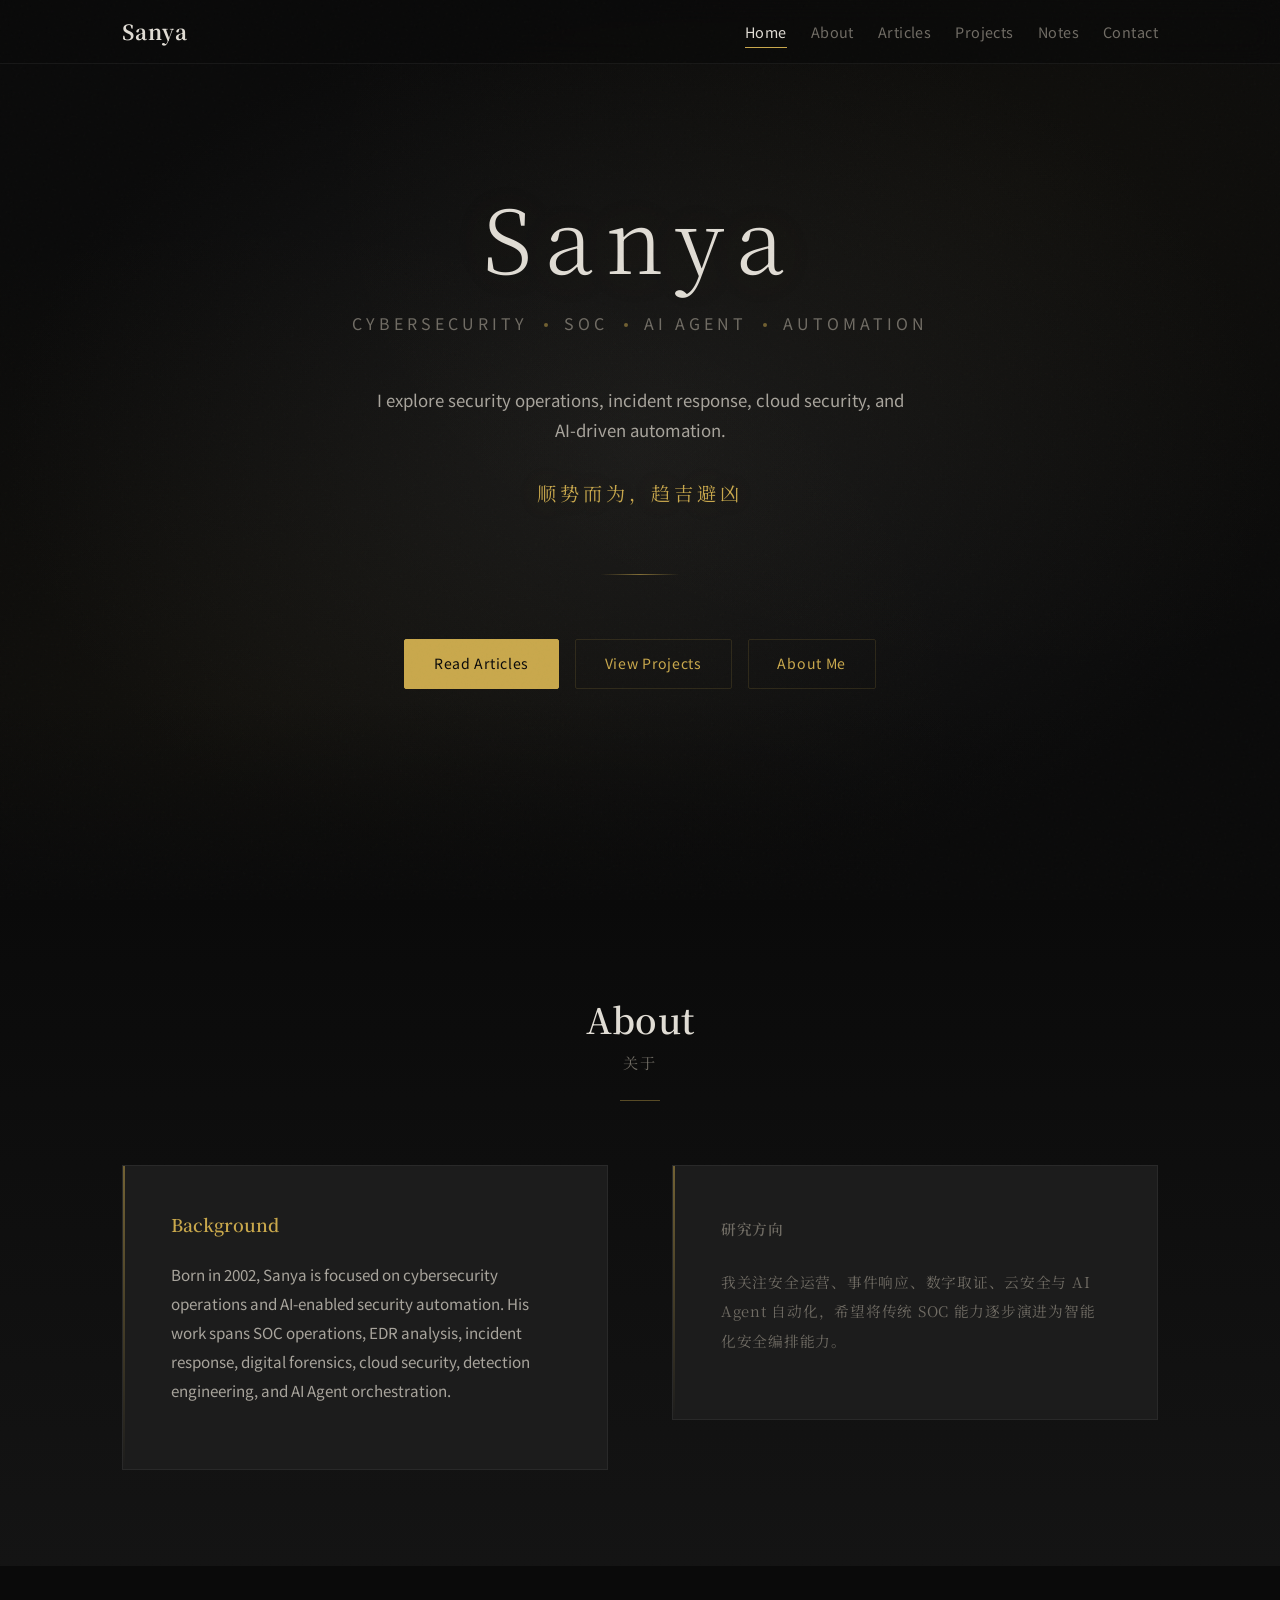
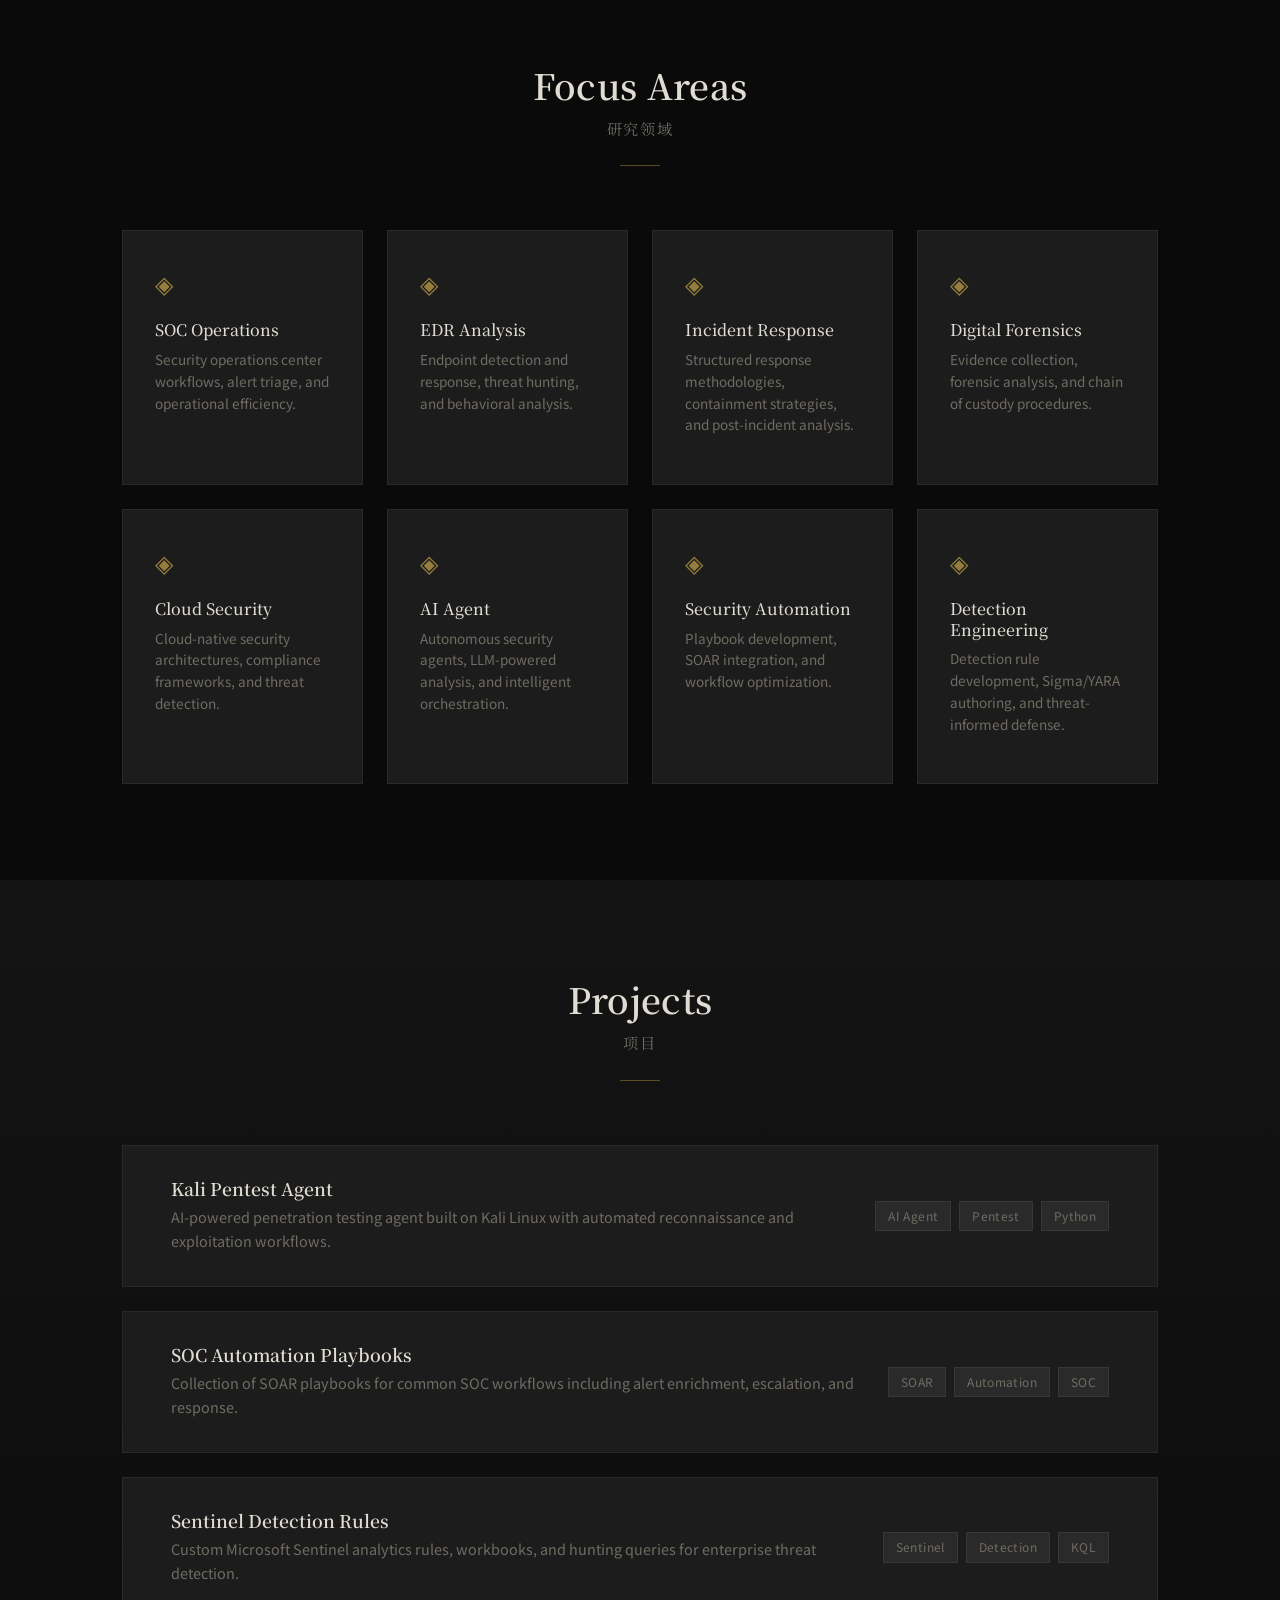
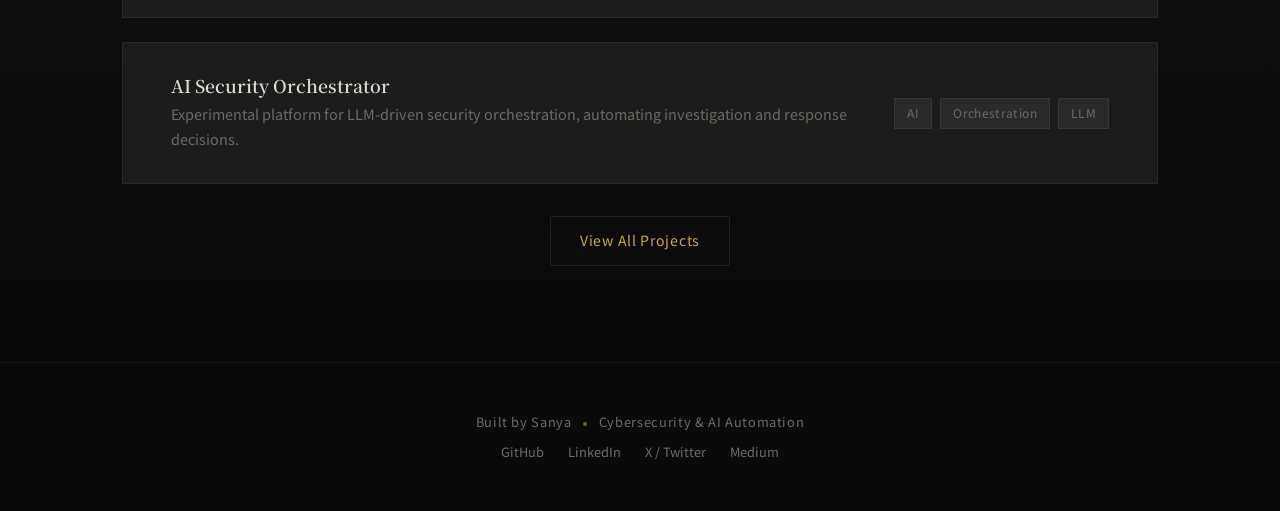
<file: index.html>
<!DOCTYPE html>
<html lang="en">
<head>
  <meta charset="UTF-8">
  <meta name="viewport" content="width=device-width, initial-scale=1.0">
  <title>Sanya — Cybersecurity & AI Automation</title>
  <meta name="description" content="Personal website of Sanya — Cybersecurity researcher focused on SOC operations, incident response, cloud security, and AI-driven security automation.">
  <meta name="keywords" content="cybersecurity, SOC, EDR, incident response, digital forensics, cloud security, AI agent, security automation, SOAR, Microsoft Sentinel">

  <!-- Open Graph -->
  <meta property="og:title" content="Sanya — Cybersecurity & AI Automation">
  <meta property="og:description" content="Cybersecurity researcher focused on SOC operations, incident response, cloud security, and AI-driven security automation.">
  <meta property="og:type" content="website">
  <meta property="og:url" content="https://sanya.dev">
  <meta property="og:locale" content="en_US">

  <!-- Twitter Card -->
  <meta name="twitter:card" content="summary">
  <meta name="twitter:title" content="Sanya — Cybersecurity & AI Automation">
  <meta name="twitter:description" content="Cybersecurity researcher focused on SOC operations, incident response, cloud security, and AI-driven security automation.">

  <!-- Fonts -->
  <link rel="preconnect" href="https://fonts.googleapis.com">
  <link rel="preconnect" href="https://fonts.gstatic.com" crossorigin>
  <link href="https://fonts.googleapis.com/css2?family=Noto+Serif+SC:wght@300;400;500;600;700&family=Noto+Sans+SC:wght@300;400;500;700&display=swap" rel="stylesheet">

  <!-- Styles -->
  <link rel="stylesheet" href="css/style.css">

  <!-- Favicon (ink drop) -->
  <link rel="icon" href="data:image/svg+xml,<svg xmlns='http://www.w3.org/2000/svg' viewBox='0 0 100 100'><text y='.9em' font-size='90'>墨</text></svg>">
</head>
<body>

  <!-- Navigation -->
  <nav class="nav" role="navigation" aria-label="Main navigation">
    <div class="nav-inner">
      <a href="index.html" class="nav-logo">Sanya</a>
      <button class="nav-toggle" aria-label="Toggle menu" aria-expanded="false">
        <span></span>
        <span></span>
        <span></span>
      </button>
      <ul class="nav-links">
        <li><a href="#home" class="active">Home</a></li>
        <li><a href="#about">About</a></li>
        <li><a href="articles.html">Articles</a></li>
        <li><a href="projects.html">Projects</a></li>
        <li><a href="notes.html">Notes</a></li>
        <li><a href="contact.html">Contact</a></li>
      </ul>
    </div>
  </nav>

  <!-- Hero Section -->
  <section class="hero" id="home">
    <div class="hero-content">
      <h1 class="hero-title">Sanya</h1>
      <p class="hero-subtitle">Cybersecurity <span class="ink-dot"></span> SOC <span class="ink-dot"></span> AI Agent <span class="ink-dot"></span> Automation</p>
      <p class="hero-intro">
        I explore security operations, incident response, cloud security, and AI-driven automation.
      </p>
      <p class="hero-motto cn-text">顺势而为，趋吉避凶</p>
      <div class="hero-divider"></div>
      <div class="hero-buttons">
        <a href="articles.html" class="btn btn-primary">Read Articles</a>
        <a href="projects.html" class="btn">View Projects</a>
        <a href="#about" class="btn">About Me</a>
      </div>
    </div>
  </section>

  <!-- About Section -->
  <section class="about" id="about">
    <div class="container">
      <div class="section-header">
        <h2>About</h2>
        <p class="cn-subtitle cn-text">关于</p>
        <div class="section-divider"></div>
      </div>

      <div class="about-grid">
        <div class="about-card">
          <h3>Background</h3>
          <p>
            Born in 2002, Sanya is focused on cybersecurity operations and AI-enabled security automation.
            His work spans SOC operations, EDR analysis, incident response, digital forensics, cloud security,
            detection engineering, and AI Agent orchestration.
          </p>
        </div>
        <div class="about-card">
          <h3 class="cn-text">研究方向</h3>
          <p class="cn-text">
            我关注安全运营、事件响应、数字取证、云安全与 AI Agent 自动化，希望将传统 SOC 能力逐步演进为智能化安全编排能力。
          </p>
        </div>
      </div>
    </div>
  </section>

  <!-- Focus Areas Section -->
  <section class="focus-areas" id="focus">
    <div class="container">
      <div class="section-header">
        <h2>Focus Areas</h2>
        <p class="cn-subtitle cn-text">研究领域</p>
        <div class="section-divider"></div>
      </div>

      <div class="focus-grid">
        <div class="focus-card">
          <div class="focus-card-icon">◈</div>
          <h3>SOC Operations</h3>
          <p>Security operations center workflows, alert triage, and operational efficiency.</p>
        </div>
        <div class="focus-card">
          <div class="focus-card-icon">◈</div>
          <h3>EDR Analysis</h3>
          <p>Endpoint detection and response, threat hunting, and behavioral analysis.</p>
        </div>
        <div class="focus-card">
          <div class="focus-card-icon">◈</div>
          <h3>Incident Response</h3>
          <p>Structured response methodologies, containment strategies, and post-incident analysis.</p>
        </div>
        <div class="focus-card">
          <div class="focus-card-icon">◈</div>
          <h3>Digital Forensics</h3>
          <p>Evidence collection, forensic analysis, and chain of custody procedures.</p>
        </div>
        <div class="focus-card">
          <div class="focus-card-icon">◈</div>
          <h3>Cloud Security</h3>
          <p>Cloud-native security architectures, compliance frameworks, and threat detection.</p>
        </div>
        <div class="focus-card">
          <div class="focus-card-icon">◈</div>
          <h3>AI Agent</h3>
          <p>Autonomous security agents, LLM-powered analysis, and intelligent orchestration.</p>
        </div>
        <div class="focus-card">
          <div class="focus-card-icon">◈</div>
          <h3>Security Automation</h3>
          <p>Playbook development, SOAR integration, and workflow optimization.</p>
        </div>
        <div class="focus-card">
          <div class="focus-card-icon">◈</div>
          <h3>Detection Engineering</h3>
          <p>Detection rule development, Sigma/YARA authoring, and threat-informed defense.</p>
        </div>
      </div>
    </div>
  </section>

  <!-- Projects Preview Section -->
  <section class="projects" id="projects">
    <div class="container">
      <div class="section-header">
        <h2>Projects</h2>
        <p class="cn-subtitle cn-text">项目</p>
        <div class="section-divider"></div>
      </div>

      <div class="project-list">
        <div class="project-card">
          <div class="project-info">
            <h3>Kali Pentest Agent</h3>
            <p>AI-powered penetration testing agent built on Kali Linux with automated reconnaissance and exploitation workflows.</p>
          </div>
          <div class="project-tags">
            <span class="tag">AI Agent</span>
            <span class="tag">Pentest</span>
            <span class="tag">Python</span>
          </div>
        </div>
        <div class="project-card">
          <div class="project-info">
            <h3>SOC Automation Playbooks</h3>
            <p>Collection of SOAR playbooks for common SOC workflows including alert enrichment, escalation, and response.</p>
          </div>
          <div class="project-tags">
            <span class="tag">SOAR</span>
            <span class="tag">Automation</span>
            <span class="tag">SOC</span>
          </div>
        </div>
        <div class="project-card">
          <div class="project-info">
            <h3>Sentinel Detection Rules</h3>
            <p>Custom Microsoft Sentinel analytics rules, workbooks, and hunting queries for enterprise threat detection.</p>
          </div>
          <div class="project-tags">
            <span class="tag">Sentinel</span>
            <span class="tag">Detection</span>
            <span class="tag">KQL</span>
          </div>
        </div>
        <div class="project-card">
          <div class="project-info">
            <h3>AI Security Orchestrator</h3>
            <p>Experimental platform for LLM-driven security orchestration, automating investigation and response decisions.</p>
          </div>
          <div class="project-tags">
            <span class="tag">AI</span>
            <span class="tag">Orchestration</span>
            <span class="tag">LLM</span>
          </div>
        </div>
      </div>

      <div class="text-center mt-xl">
        <a href="projects.html" class="btn">View All Projects</a>
      </div>
    </div>
  </section>

  <!-- Footer -->
  <footer class="footer">
    <div class="container">
      <p>Built by Sanya <span class="ink-dot"></span> Cybersecurity & AI Automation</p>
      <div class="footer-links">
        <a href="https://github.com/yayalingo" target="_blank" rel="noopener">GitHub</a>
        <a href="https://www.linkedin.com/in/sanya-d-653430322/" target="_blank" rel="noopener">LinkedIn</a>
        <a href="https://x.com/xuxuliya" target="_blank" rel="noopener">X / Twitter</a>
        <a href="https://medium.com/@2606794898" target="_blank" rel="noopener">Medium</a>
      </div>
    </div>
  </footer>

  <script src="js/main.js"></script>
</body>
</html>
</file>
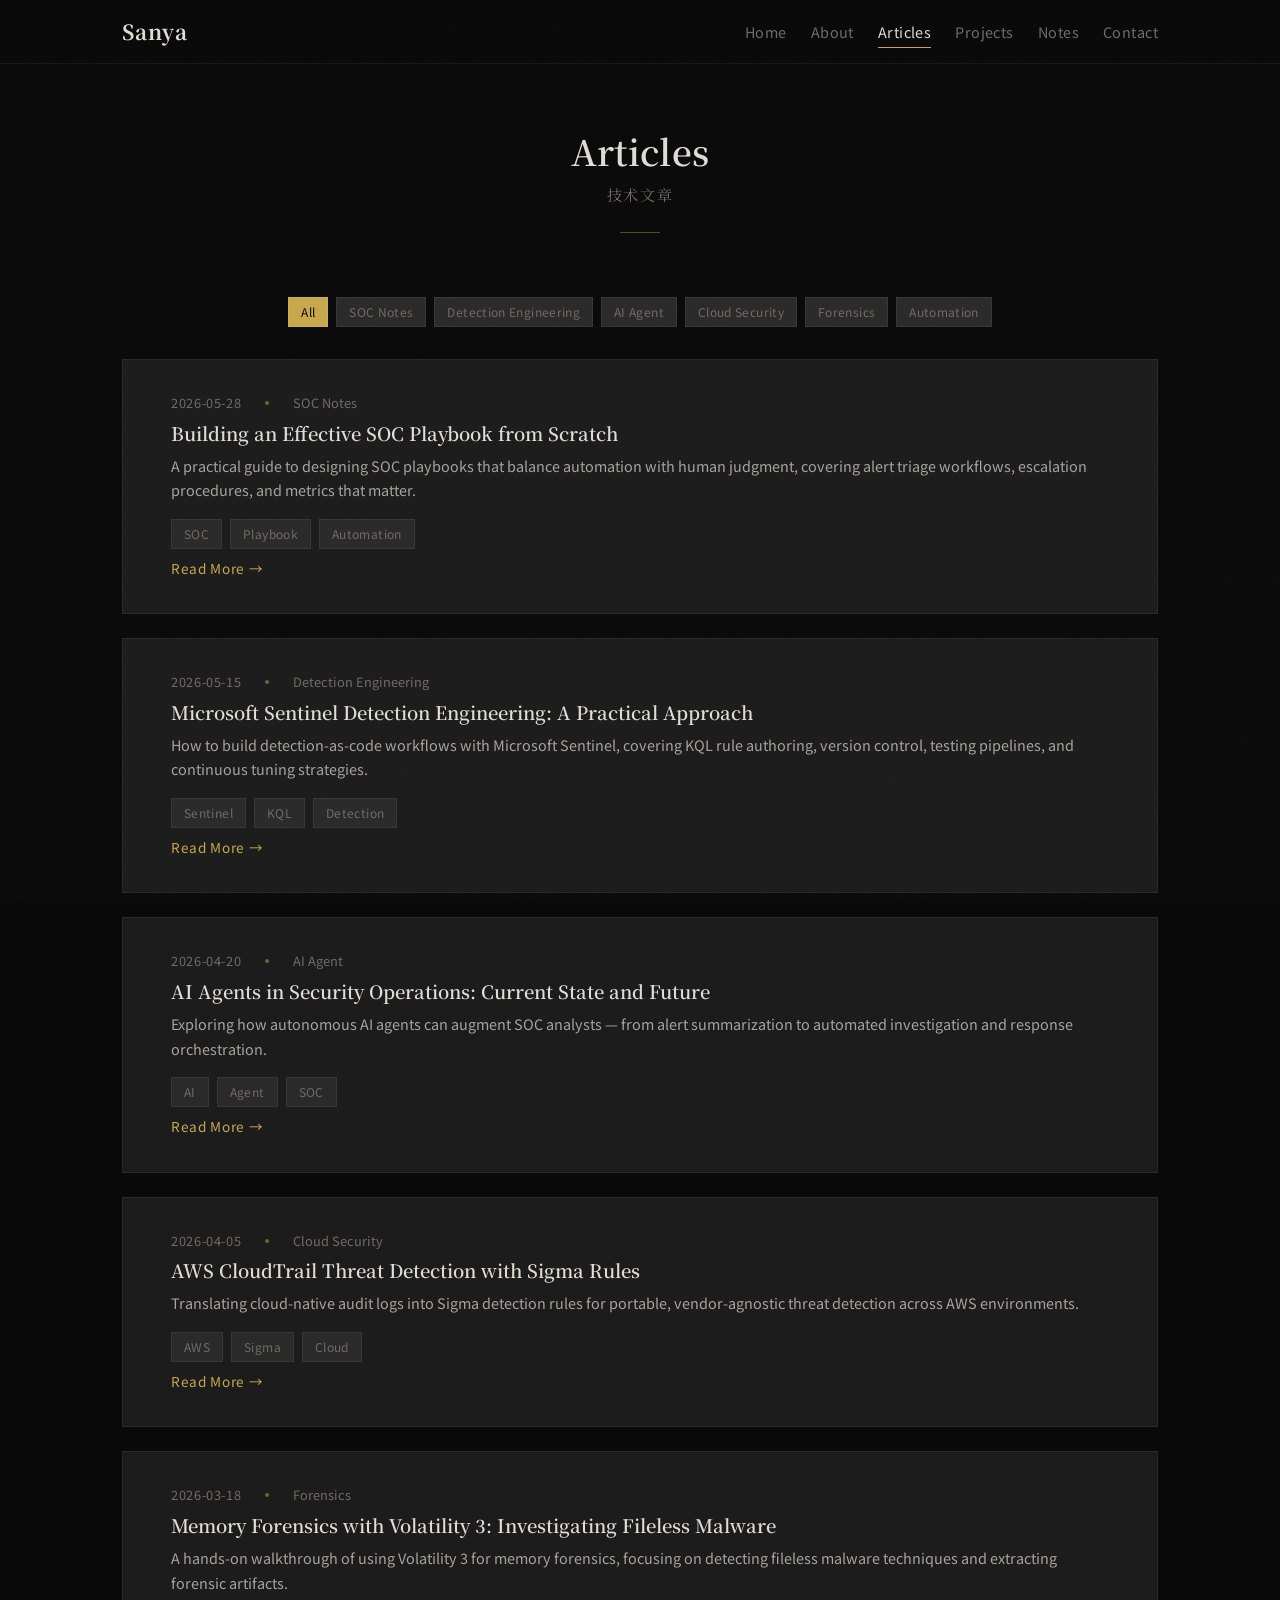
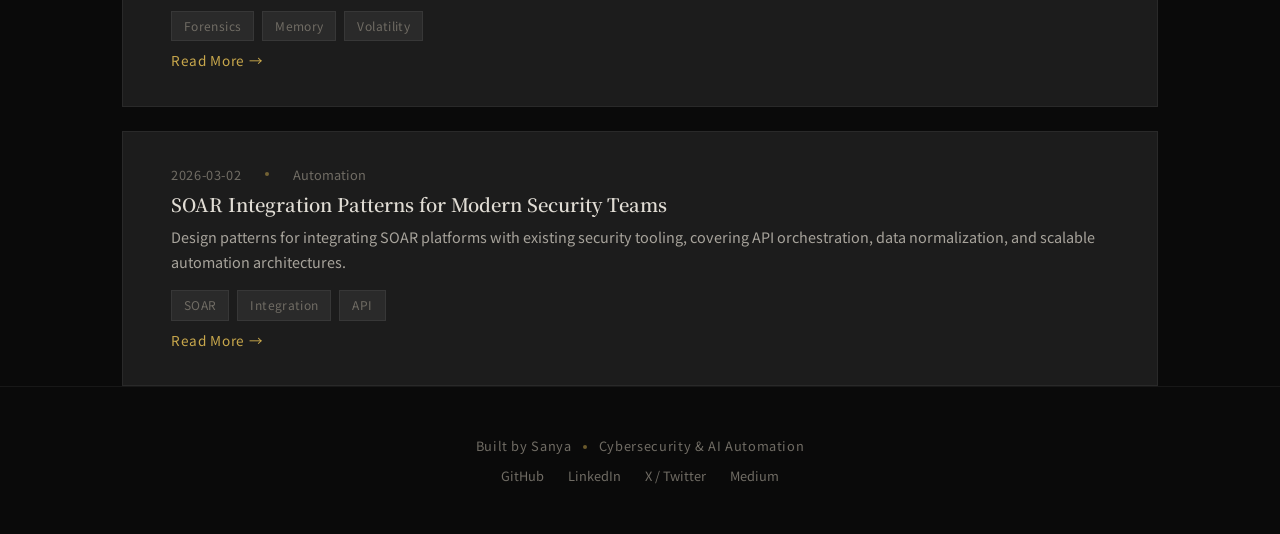
<file: articles.html>
<!DOCTYPE html>
<html lang="en">
<head>
  <meta charset="UTF-8">
  <meta name="viewport" content="width=device-width, initial-scale=1.0">
  <title>Articles — Sanya</title>
  <meta name="description" content="Technical articles on cybersecurity, SOC operations, detection engineering, AI agents, and security automation by Sanya.">
  <meta property="og:title" content="Articles — Sanya">
  <meta property="og:description" content="Technical articles on cybersecurity, SOC operations, detection engineering, AI agents, and security automation.">
  <meta property="og:type" content="website">

  <link rel="preconnect" href="https://fonts.googleapis.com">
  <link rel="preconnect" href="https://fonts.gstatic.com" crossorigin>
  <link href="https://fonts.googleapis.com/css2?family=Noto+Serif+SC:wght@300;400;500;600;700&family=Noto+Sans+SC:wght@300;400;500;700&display=swap" rel="stylesheet">
  <link rel="stylesheet" href="css/style.css">
  <link rel="icon" href="data:image/svg+xml,<svg xmlns='http://www.w3.org/2000/svg' viewBox='0 0 100 100'><text y='.9em' font-size='90'>墨</text></svg>">
</head>
<body>

  <!-- Navigation -->
  <nav class="nav">
    <div class="nav-inner">
      <a href="index.html" class="nav-logo">Sanya</a>
      <button class="nav-toggle" aria-label="Toggle menu">
        <span></span><span></span><span></span>
      </button>
      <ul class="nav-links">
        <li><a href="index.html">Home</a></li>
        <li><a href="index.html#about">About</a></li>
        <li><a href="articles.html" class="active">Articles</a></li>
        <li><a href="projects.html">Projects</a></li>
        <li><a href="notes.html">Notes</a></li>
        <li><a href="contact.html">Contact</a></li>
      </ul>
    </div>
  </nav>

  <!-- Articles Page -->
  <main class="article-page">
    <div class="container">
      <div class="section-header">
        <h2>Articles</h2>
        <p class="cn-subtitle cn-text">技术文章</p>
        <div class="section-divider"></div>
      </div>

      <!-- Category Filter -->
      <div class="text-center mb-xl">
        <div class="project-tags" style="justify-content: center;">
          <span class="tag" style="cursor: pointer; background: var(--gold-primary); color: var(--ink-deep);">All</span>
          <span class="tag" style="cursor: pointer;">SOC Notes</span>
          <span class="tag" style="cursor: pointer;">Detection Engineering</span>
          <span class="tag" style="cursor: pointer;">AI Agent</span>
          <span class="tag" style="cursor: pointer;">Cloud Security</span>
          <span class="tag" style="cursor: pointer;">Forensics</span>
          <span class="tag" style="cursor: pointer;">Automation</span>
        </div>
      </div>

      <div class="article-list">
        <!-- Article 1 -->
        <a href="articles/building-soc-playbook.html" class="article-card">
          <div class="article-meta">
            <span class="date">2026-05-28</span>
            <span class="ink-dot"></span>
            <span>SOC Notes</span>
          </div>
          <h3>Building an Effective SOC Playbook from Scratch</h3>
          <p class="summary">
            A practical guide to designing SOC playbooks that balance automation with human judgment,
            covering alert triage workflows, escalation procedures, and metrics that matter.
          </p>
          <div class="article-tags">
            <span class="tag">SOC</span>
            <span class="tag">Playbook</span>
            <span class="tag">Automation</span>
          </div>
          <span class="read-more">Read More</span>
        </a>

        <!-- Article 2 -->
        <a href="articles/sentinel-detection-engineering.html" class="article-card">
          <div class="article-meta">
            <span class="date">2026-05-15</span>
            <span class="ink-dot"></span>
            <span>Detection Engineering</span>
          </div>
          <h3>Microsoft Sentinel Detection Engineering: A Practical Approach</h3>
          <p class="summary">
            How to build detection-as-code workflows with Microsoft Sentinel, covering KQL rule authoring,
            version control, testing pipelines, and continuous tuning strategies.
          </p>
          <div class="article-tags">
            <span class="tag">Sentinel</span>
            <span class="tag">KQL</span>
            <span class="tag">Detection</span>
          </div>
          <span class="read-more">Read More</span>
        </a>

        <!-- Article 3 -->
        <a href="articles/ai-agent-security-operations.html" class="article-card">
          <div class="article-meta">
            <span class="date">2026-04-20</span>
            <span class="ink-dot"></span>
            <span>AI Agent</span>
          </div>
          <h3>AI Agents in Security Operations: Current State and Future</h3>
          <p class="summary">
            Exploring how autonomous AI agents can augment SOC analysts — from alert summarization
            to automated investigation and response orchestration.
          </p>
          <div class="article-tags">
            <span class="tag">AI</span>
            <span class="tag">Agent</span>
            <span class="tag">SOC</span>
          </div>
          <span class="read-more">Read More</span>
        </a>

        <!-- Article 4 -->
        <a href="articles/cloud-security-aws-threat-detection.html" class="article-card">
          <div class="article-meta">
            <span class="date">2026-04-05</span>
            <span class="ink-dot"></span>
            <span>Cloud Security</span>
          </div>
          <h3>AWS CloudTrail Threat Detection with Sigma Rules</h3>
          <p class="summary">
            Translating cloud-native audit logs into Sigma detection rules for portable,
            vendor-agnostic threat detection across AWS environments.
          </p>
          <div class="article-tags">
            <span class="tag">AWS</span>
            <span class="tag">Sigma</span>
            <span class="tag">Cloud</span>
          </div>
          <span class="read-more">Read More</span>
        </a>

        <!-- Article 5 -->
        <a href="articles/memory-forensics-volatility.html" class="article-card">
          <div class="article-meta">
            <span class="date">2026-03-18</span>
            <span class="ink-dot"></span>
            <span>Forensics</span>
          </div>
          <h3>Memory Forensics with Volatility 3: Investigating Fileless Malware</h3>
          <p class="summary">
            A hands-on walkthrough of using Volatility 3 for memory forensics,
            focusing on detecting fileless malware techniques and extracting forensic artifacts.
          </p>
          <div class="article-tags">
            <span class="tag">Forensics</span>
            <span class="tag">Memory</span>
            <span class="tag">Volatility</span>
          </div>
          <span class="read-more">Read More</span>
        </a>

        <!-- Article 6 -->
        <a href="articles/soar-integration-patterns.html" class="article-card">
          <div class="article-meta">
            <span class="date">2026-03-02</span>
            <span class="ink-dot"></span>
            <span>Automation</span>
          </div>
          <h3>SOAR Integration Patterns for Modern Security Teams</h3>
          <p class="summary">
            Design patterns for integrating SOAR platforms with existing security tooling,
            covering API orchestration, data normalization, and scalable automation architectures.
          </p>
          <div class="article-tags">
            <span class="tag">SOAR</span>
            <span class="tag">Integration</span>
            <span class="tag">API</span>
          </div>
          <span class="read-more">Read More</span>
        </a>
      </div>
    </div>
  </main>

  <!-- Footer -->
  <footer class="footer">
    <div class="container">
      <p>Built by Sanya <span class="ink-dot"></span> Cybersecurity & AI Automation</p>
      <div class="footer-links">
        <a href="https://github.com/yayalingo" target="_blank" rel="noopener">GitHub</a>
        <a href="https://www.linkedin.com/in/sanya-d-653430322/" target="_blank" rel="noopener">LinkedIn</a>
        <a href="https://x.com/xuxuliya" target="_blank" rel="noopener">X / Twitter</a>
        <a href="https://medium.com/@2606794898" target="_blank" rel="noopener">Medium</a>
      </div>
    </div>
  </footer>

  <script src="js/main.js"></script>
</body>
</html>
</file>
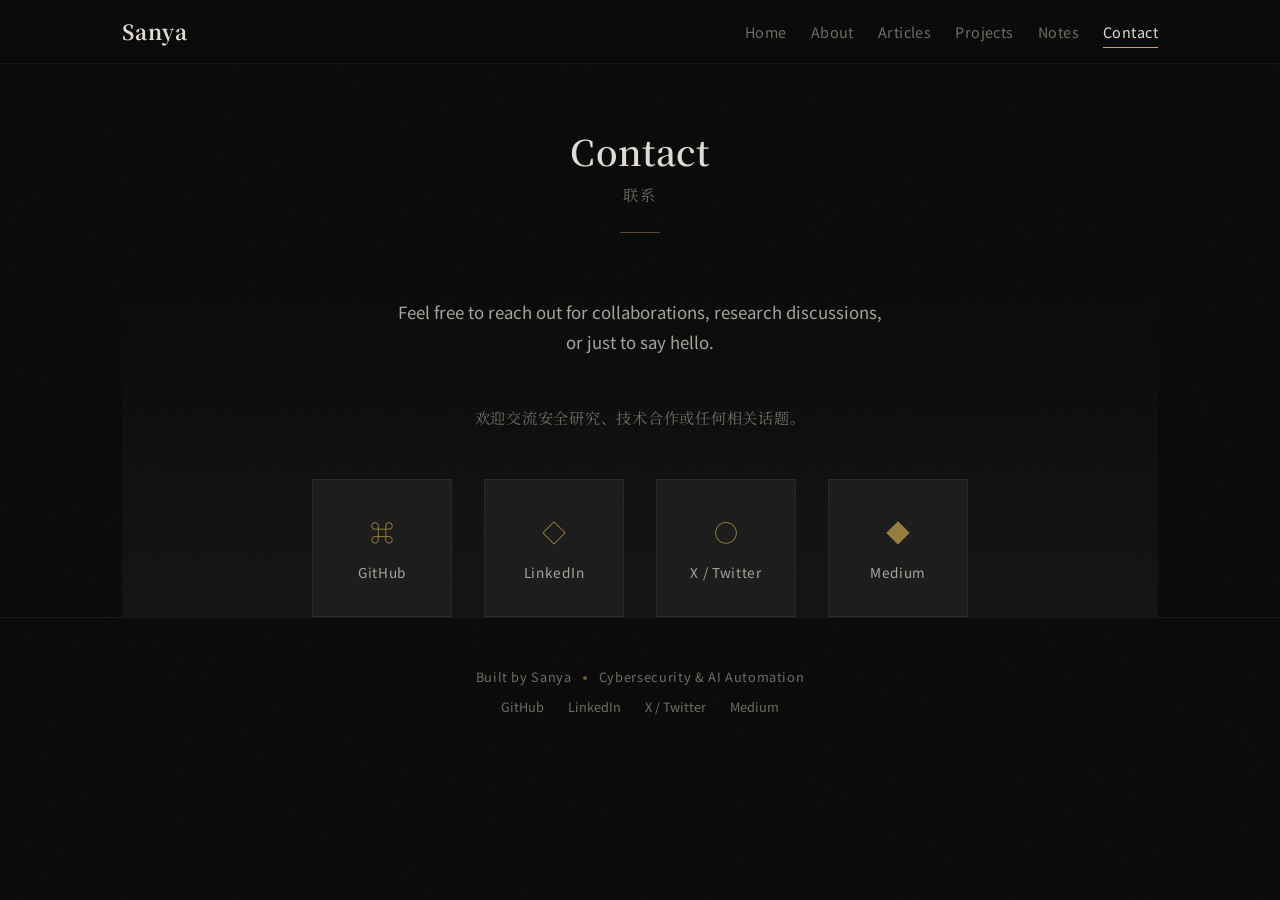
<file: contact.html>
<!DOCTYPE html>
<html lang="en">
<head>
  <meta charset="UTF-8">
  <meta name="viewport" content="width=device-width, initial-scale=1.0">
  <title>Contact — Sanya</title>
  <meta name="description" content="Get in touch with Sanya — cybersecurity researcher and AI automation enthusiast.">
  <meta property="og:title" content="Contact — Sanya">
  <meta property="og:description" content="Get in touch with Sanya.">

  <link rel="preconnect" href="https://fonts.googleapis.com">
  <link rel="preconnect" href="https://fonts.gstatic.com" crossorigin>
  <link href="https://fonts.googleapis.com/css2?family=Noto+Serif+SC:wght@300;400;500;600;700&family=Noto+Sans+SC:wght@300;400;500;700&display=swap" rel="stylesheet">
  <link rel="stylesheet" href="css/style.css">
  <link rel="icon" href="data:image/svg+xml,<svg xmlns='http://www.w3.org/2000/svg' viewBox='0 0 100 100'><text y='.9em' font-size='90'>墨</text></svg>">
</head>
<body>

  <!-- Navigation -->
  <nav class="nav">
    <div class="nav-inner">
      <a href="index.html" class="nav-logo">Sanya</a>
      <button class="nav-toggle" aria-label="Toggle menu">
        <span></span><span></span><span></span>
      </button>
      <ul class="nav-links">
        <li><a href="index.html">Home</a></li>
        <li><a href="index.html#about">About</a></li>
        <li><a href="articles.html">Articles</a></li>
        <li><a href="projects.html">Projects</a></li>
        <li><a href="notes.html">Notes</a></li>
        <li><a href="contact.html" class="active">Contact</a></li>
      </ul>
    </div>
  </nav>

  <!-- Contact Page -->
  <main class="article-page">
    <div class="container">
      <div class="section-header">
        <h2>Contact</h2>
        <p class="cn-subtitle cn-text">联系</p>
        <div class="section-divider"></div>
      </div>

      <div class="contact">
        <p style="max-width: 500px; margin: 0 auto var(--space-2xl); font-size: 1.05rem; line-height: 1.8;">
          Feel free to reach out for collaborations, research discussions, or just to say hello.
        </p>
        <p class="cn-text text-muted mb-xl" style="font-size: 0.95rem;">
          欢迎交流安全研究、技术合作或任何相关话题。
        </p>

        <div class="contact-links">
          <a href="https://github.com/yayalingo" target="_blank" rel="noopener" class="contact-link">
            <span class="contact-link-icon">⌘</span>
            <span class="contact-link-label">GitHub</span>
          </a>
          <a href="https://www.linkedin.com/in/sanya-d-653430322/" target="_blank" rel="noopener" class="contact-link">
            <span class="contact-link-icon">◇</span>
            <span class="contact-link-label">LinkedIn</span>
          </a>
          <a href="https://x.com/xuxuliya" target="_blank" rel="noopener" class="contact-link">
            <span class="contact-link-icon">○</span>
            <span class="contact-link-label">X / Twitter</span>
          </a>
          <a href="https://medium.com/@2606794898" target="_blank" rel="noopener" class="contact-link">
            <span class="contact-link-icon">◆</span>
            <span class="contact-link-label">Medium</span>
          </a>
        </div>
      </div>
    </div>
  </main>

  <!-- Footer -->
  <footer class="footer">
    <div class="container">
      <p>Built by Sanya <span class="ink-dot"></span> Cybersecurity & AI Automation</p>
      <div class="footer-links">
        <a href="https://github.com/yayalingo" target="_blank" rel="noopener">GitHub</a>
        <a href="https://www.linkedin.com/in/sanya-d-653430322/" target="_blank" rel="noopener">LinkedIn</a>
        <a href="https://x.com/xuxuliya" target="_blank" rel="noopener">X / Twitter</a>
        <a href="https://medium.com/@2606794898" target="_blank" rel="noopener">Medium</a>
      </div>
    </div>
  </footer>

  <script src="js/main.js"></script>
</body>
</html>
</file>
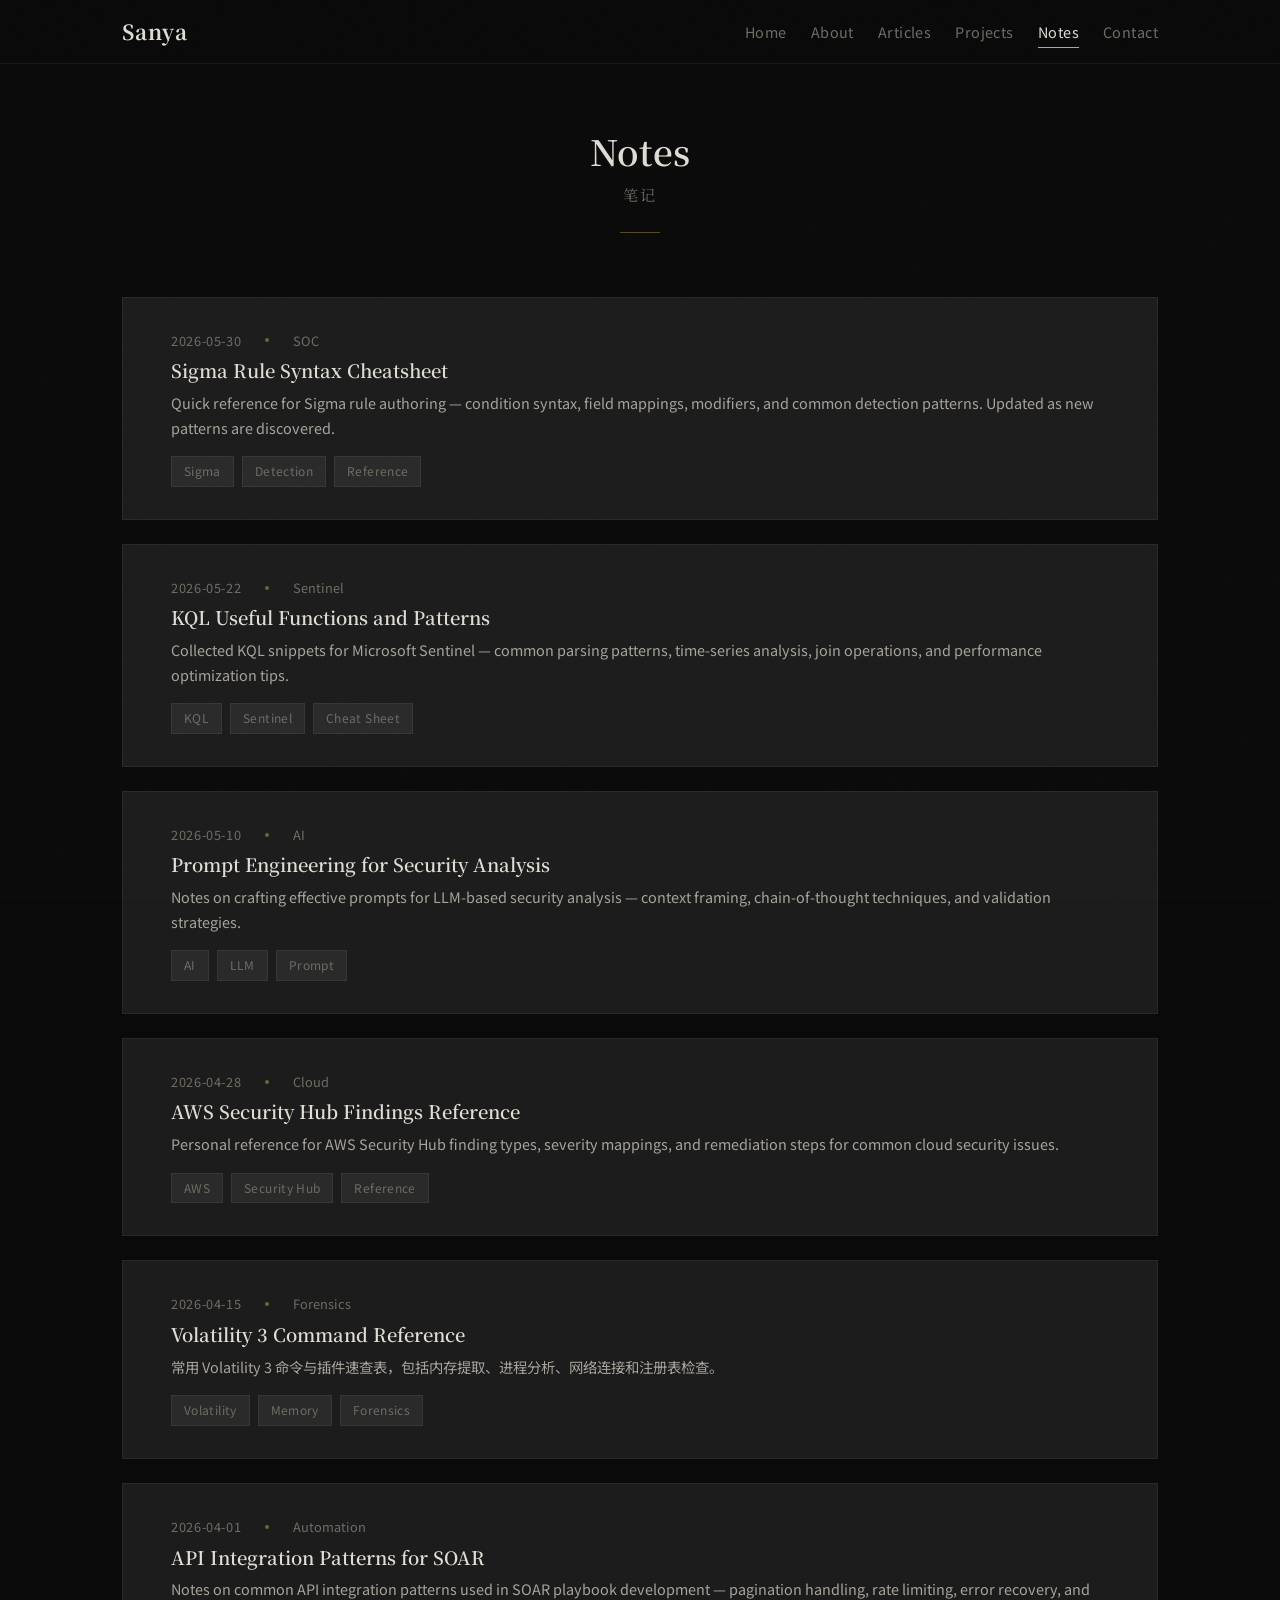
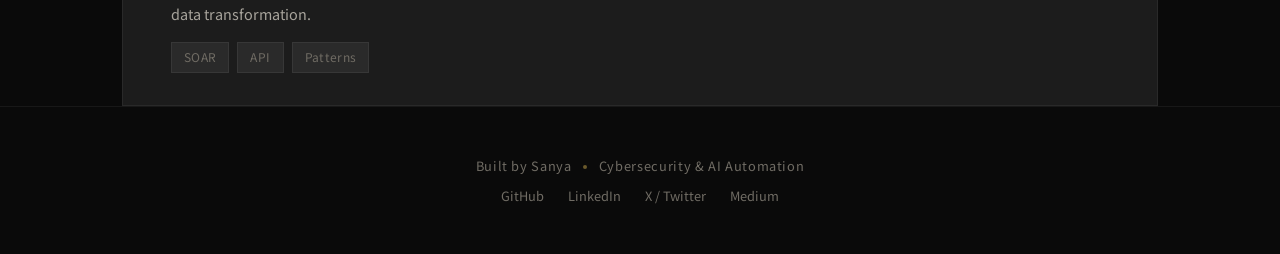
<file: notes.html>
<!DOCTYPE html>
<html lang="en">
<head>
  <meta charset="UTF-8">
  <meta name="viewport" content="width=device-width, initial-scale=1.0">
  <title>Notes — Sanya</title>
  <meta name="description" content="Quick notes, research fragments, and ongoing investigations by Sanya.">
  <meta property="og:title" content="Notes — Sanya">
  <meta property="og:description" content="Quick notes, research fragments, and ongoing investigations.">

  <link rel="preconnect" href="https://fonts.googleapis.com">
  <link rel="preconnect" href="https://fonts.gstatic.com" crossorigin>
  <link href="https://fonts.googleapis.com/css2?family=Noto+Serif+SC:wght@300;400;500;600;700&family=Noto+Sans+SC:wght@300;400;500;700&display=swap" rel="stylesheet">
  <link rel="stylesheet" href="css/style.css">
  <link rel="icon" href="data:image/svg+xml,<svg xmlns='http://www.w3.org/2000/svg' viewBox='0 0 100 100'><text y='.9em' font-size='90'>墨</text></svg>">
</head>
<body>

  <!-- Navigation -->
  <nav class="nav">
    <div class="nav-inner">
      <a href="index.html" class="nav-logo">Sanya</a>
      <button class="nav-toggle" aria-label="Toggle menu">
        <span></span><span></span><span></span>
      </button>
      <ul class="nav-links">
        <li><a href="index.html">Home</a></li>
        <li><a href="index.html#about">About</a></li>
        <li><a href="articles.html">Articles</a></li>
        <li><a href="projects.html">Projects</a></li>
        <li><a href="notes.html" class="active">Notes</a></li>
        <li><a href="contact.html">Contact</a></li>
      </ul>
    </div>
  </nav>

  <!-- Notes Page -->
  <main class="article-page">
    <div class="container">
      <div class="section-header">
        <h2>Notes</h2>
        <p class="cn-subtitle cn-text">笔记</p>
        <div class="section-divider"></div>
      </div>

      <div class="article-list">
        <!-- Note 1 -->
        <div class="article-card">
          <div class="article-meta">
            <span class="date">2026-05-30</span>
            <span class="ink-dot"></span>
            <span>SOC</span>
          </div>
          <h3>Sigma Rule Syntax Cheatsheet</h3>
          <p class="summary">
            Quick reference for Sigma rule authoring — condition syntax, field mappings,
            modifiers, and common detection patterns. Updated as new patterns are discovered.
          </p>
          <div class="article-tags">
            <span class="tag">Sigma</span>
            <span class="tag">Detection</span>
            <span class="tag">Reference</span>
          </div>
        </div>

        <!-- Note 2 -->
        <div class="article-card">
          <div class="article-meta">
            <span class="date">2026-05-22</span>
            <span class="ink-dot"></span>
            <span>Sentinel</span>
          </div>
          <h3>KQL Useful Functions and Patterns</h3>
          <p class="summary">
            Collected KQL snippets for Microsoft Sentinel — common parsing patterns,
            time-series analysis, join operations, and performance optimization tips.
          </p>
          <div class="article-tags">
            <span class="tag">KQL</span>
            <span class="tag">Sentinel</span>
            <span class="tag">Cheat Sheet</span>
          </div>
        </div>

        <!-- Note 3 -->
        <div class="article-card">
          <div class="article-meta">
            <span class="date">2026-05-10</span>
            <span class="ink-dot"></span>
            <span>AI</span>
          </div>
          <h3>Prompt Engineering for Security Analysis</h3>
          <p class="summary">
            Notes on crafting effective prompts for LLM-based security analysis —
            context framing, chain-of-thought techniques, and validation strategies.
          </p>
          <div class="article-tags">
            <span class="tag">AI</span>
            <span class="tag">LLM</span>
            <span class="tag">Prompt</span>
          </div>
        </div>

        <!-- Note 4 -->
        <div class="article-card">
          <div class="article-meta">
            <span class="date">2026-04-28</span>
            <span class="ink-dot"></span>
            <span>Cloud</span>
          </div>
          <h3>AWS Security Hub Findings Reference</h3>
          <p class="summary">
            Personal reference for AWS Security Hub finding types, severity mappings,
            and remediation steps for common cloud security issues.
          </p>
          <div class="article-tags">
            <span class="tag">AWS</span>
            <span class="tag">Security Hub</span>
            <span class="tag">Reference</span>
          </div>
        </div>

        <!-- Note 5 -->
        <div class="article-card">
          <div class="article-meta">
            <span class="date">2026-04-15</span>
            <span class="ink-dot"></span>
            <span>Forensics</span>
          </div>
          <h3>Volatility 3 Command Reference</h3>
          <p class="summary">
           常用 Volatility 3 命令与插件速查表，包括内存提取、进程分析、网络连接和注册表检查。
          </p>
          <div class="article-tags">
            <span class="tag">Volatility</span>
            <span class="tag">Memory</span>
            <span class="tag">Forensics</span>
          </div>
        </div>

        <!-- Note 6 -->
        <div class="article-card">
          <div class="article-meta">
            <span class="date">2026-04-01</span>
            <span class="ink-dot"></span>
            <span>Automation</span>
          </div>
          <h3>API Integration Patterns for SOAR</h3>
          <p class="summary">
            Notes on common API integration patterns used in SOAR playbook development —
            pagination handling, rate limiting, error recovery, and data transformation.
          </p>
          <div class="article-tags">
            <span class="tag">SOAR</span>
            <span class="tag">API</span>
            <span class="tag">Patterns</span>
          </div>
        </div>
      </div>
    </div>
  </main>

  <!-- Footer -->
  <footer class="footer">
    <div class="container">
      <p>Built by Sanya <span class="ink-dot"></span> Cybersecurity & AI Automation</p>
      <div class="footer-links">
        <a href="https://github.com/yayalingo" target="_blank" rel="noopener">GitHub</a>
        <a href="https://www.linkedin.com/in/sanya-d-653430322/" target="_blank" rel="noopener">LinkedIn</a>
        <a href="https://x.com/xuxuliya" target="_blank" rel="noopener">X / Twitter</a>
        <a href="https://medium.com/@2606794898" target="_blank" rel="noopener">Medium</a>
      </div>
    </div>
  </footer>

  <script src="js/main.js"></script>
</body>
</html>
</file>
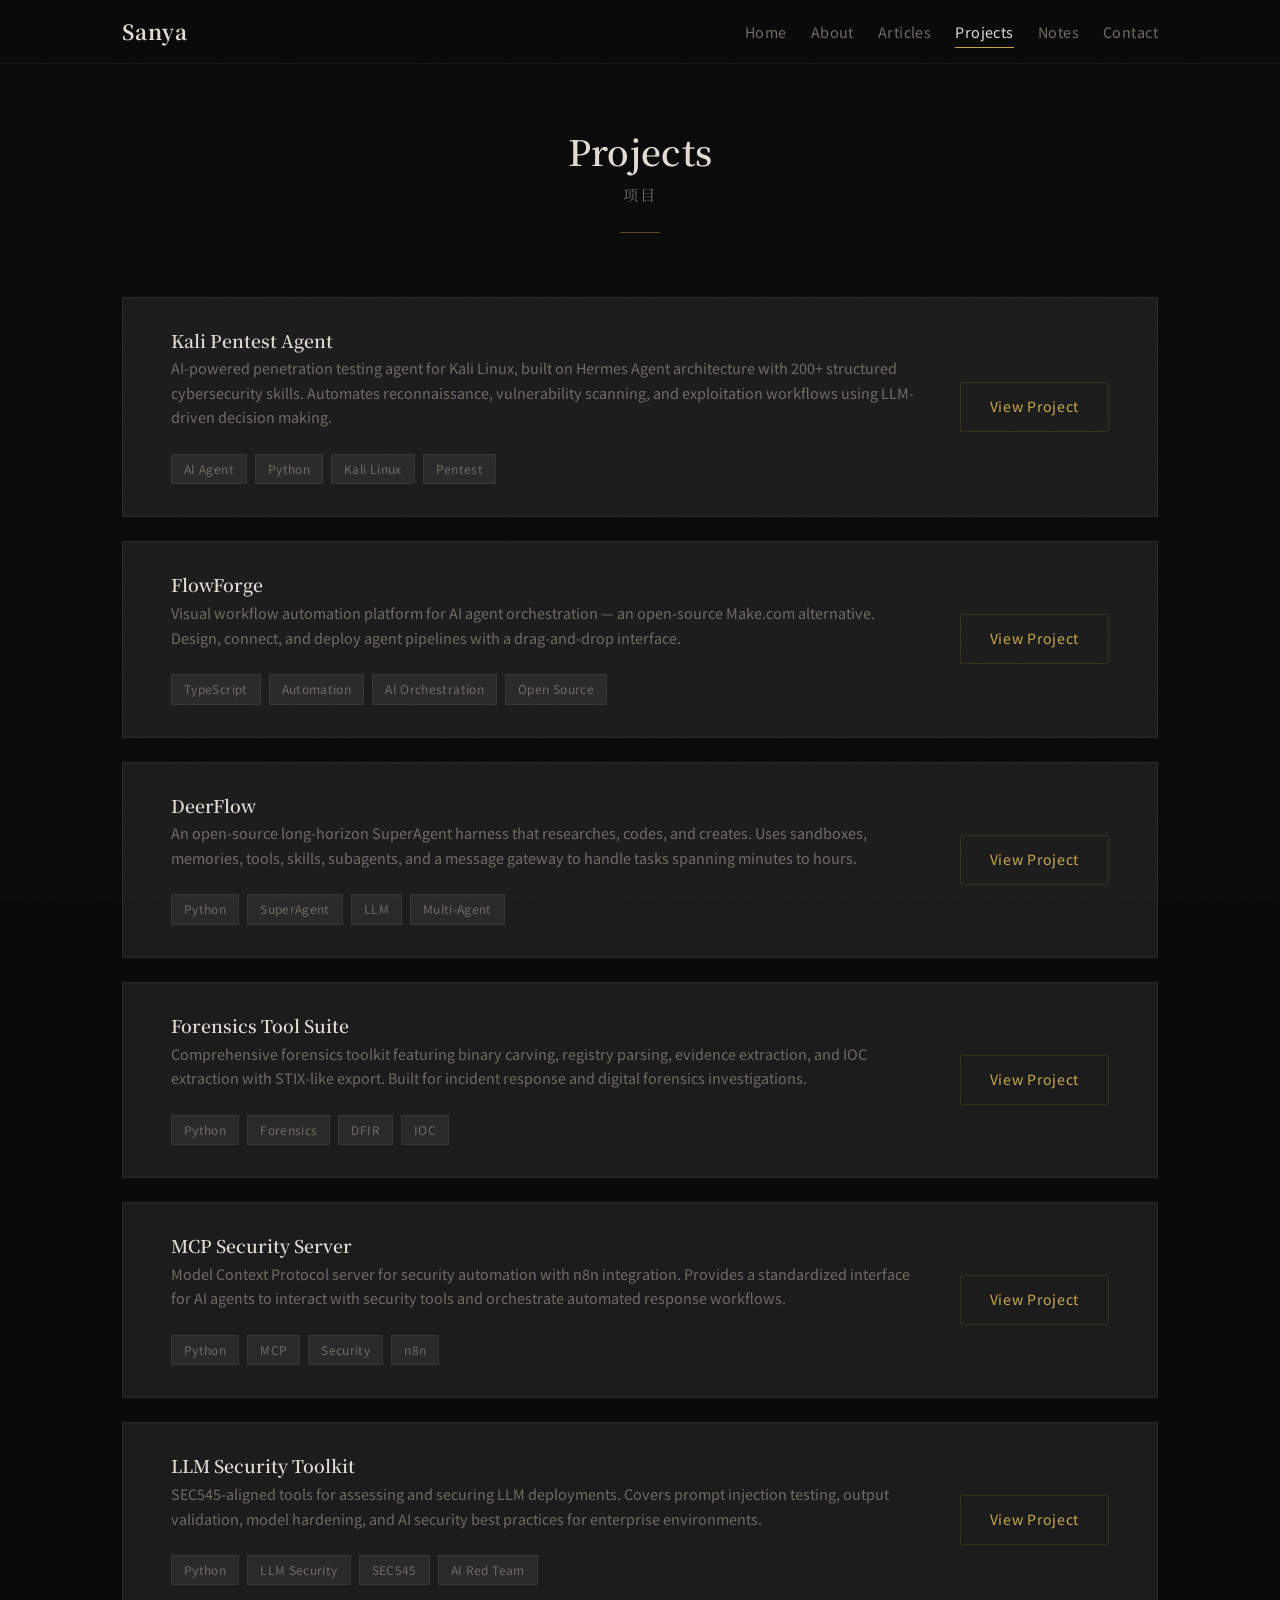
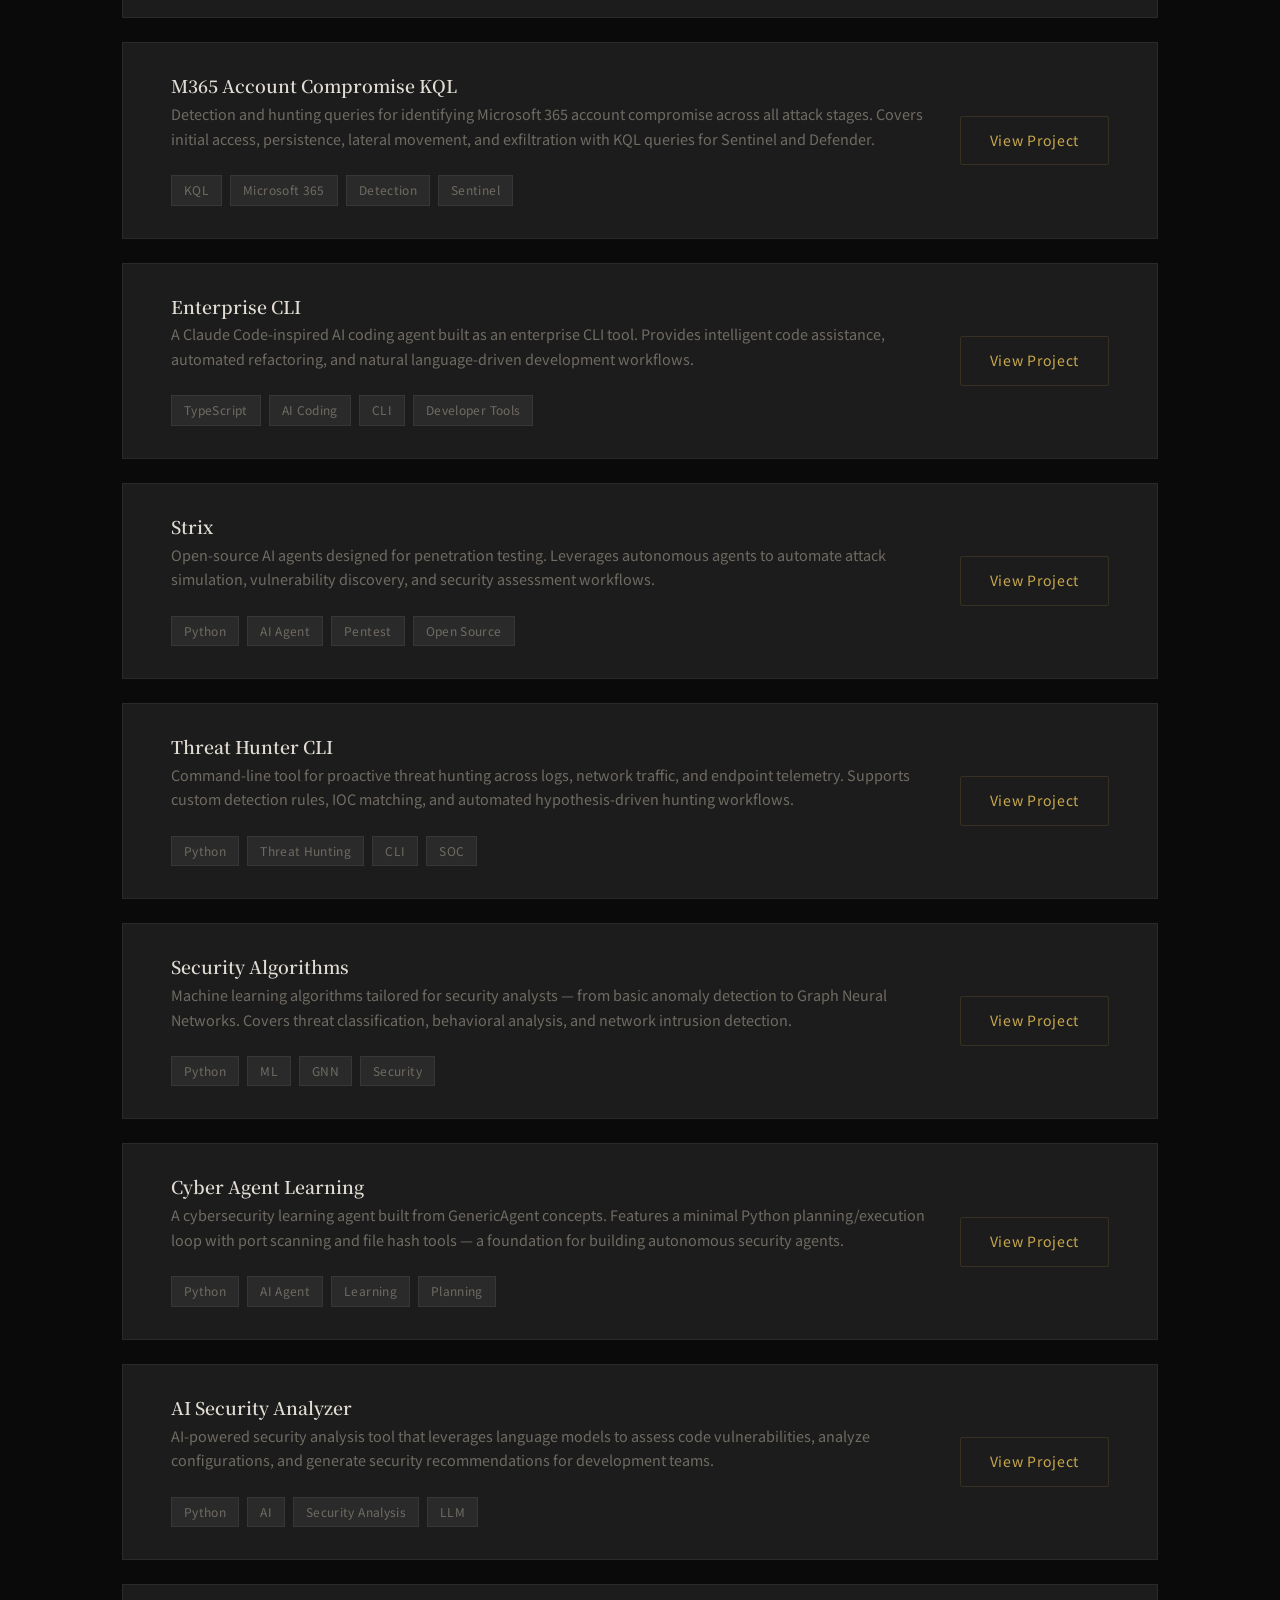
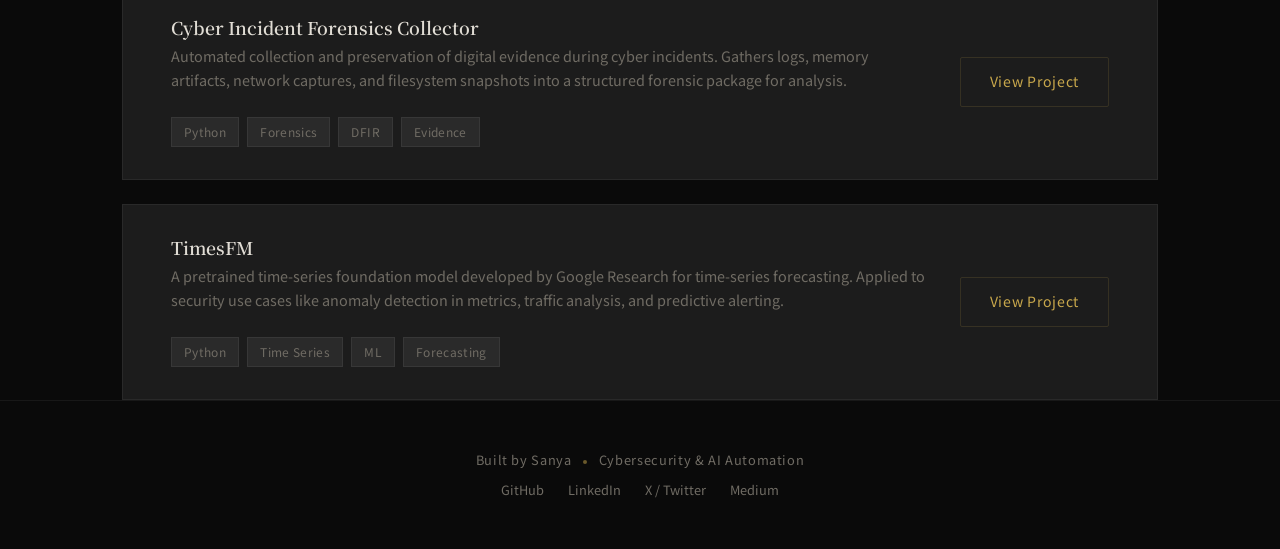
<file: projects.html>
<!DOCTYPE html>
<html lang="en">
<head>
  <meta charset="UTF-8">
  <meta name="viewport" content="width=device-width, initial-scale=1.0">
  <title>Projects — Sanya</title>
  <meta name="description" content="Cybersecurity and AI projects by Sanya — pentest agents, forensics tools, LLM security, SOAR automation, and detection engineering.">
  <meta property="og:title" content="Projects — Sanya">
  <meta property="og:description" content="Cybersecurity and automation projects by Sanya.">
  <meta property="og:type" content="website">

  <link rel="preconnect" href="https://fonts.googleapis.com">
  <link rel="preconnect" href="https://fonts.gstatic.com" crossorigin>
  <link href="https://fonts.googleapis.com/css2?family=Noto+Serif+SC:wght@300;400;500;600;700&family=Noto+Sans+SC:wght@300;400;500;700&display=swap" rel="stylesheet">
  <link rel="stylesheet" href="css/style.css">
  <link rel="icon" href="data:image/svg+xml,<svg xmlns='http://www.w3.org/2000/svg' viewBox='0 0 100 100'><text y='.9em' font-size='90'>墨</text></svg>">
</head>
<body>

  <!-- Navigation -->
  <nav class="nav">
    <div class="nav-inner">
      <a href="index.html" class="nav-logo">Sanya</a>
      <button class="nav-toggle" aria-label="Toggle menu">
        <span></span><span></span><span></span>
      </button>
      <ul class="nav-links">
        <li><a href="index.html">Home</a></li>
        <li><a href="index.html#about">About</a></li>
        <li><a href="articles.html">Articles</a></li>
        <li><a href="projects.html" class="active">Projects</a></li>
        <li><a href="notes.html">Notes</a></li>
        <li><a href="contact.html">Contact</a></li>
      </ul>
    </div>
  </nav>

  <!-- Projects Page -->
  <main class="article-page">
    <div class="container">
      <div class="section-header">
        <h2>Projects</h2>
        <p class="cn-subtitle cn-text">项目</p>
        <div class="section-divider"></div>
      </div>

      <div class="project-list">
        <!-- Kali Pentest Agent -->
        <div class="project-card">
          <div class="project-info">
            <h3>Kali Pentest Agent</h3>
            <p>
              AI-powered penetration testing agent for Kali Linux, built on Hermes Agent architecture
              with 200+ structured cybersecurity skills. Automates reconnaissance, vulnerability scanning,
              and exploitation workflows using LLM-driven decision making.
            </p>
            <div class="project-tags mt-lg">
              <span class="tag">AI Agent</span>
              <span class="tag">Python</span>
              <span class="tag">Kali Linux</span>
              <span class="tag">Pentest</span>
            </div>
          </div>
          <div class="text-right">
            <a href="https://github.com/yayalingo/kali-pentest-agent" class="btn" target="_blank" rel="noopener">View Project</a>
          </div>
        </div>

        <!-- FlowForge -->
        <div class="project-card">
          <div class="project-info">
            <h3>FlowForge</h3>
            <p>
              Visual workflow automation platform for AI agent orchestration — an open-source
              Make.com alternative. Design, connect, and deploy agent pipelines with a drag-and-drop
              interface.
            </p>
            <div class="project-tags mt-lg">
              <span class="tag">TypeScript</span>
              <span class="tag">Automation</span>
              <span class="tag">AI Orchestration</span>
              <span class="tag">Open Source</span>
            </div>
          </div>
          <div class="text-right">
            <a href="https://github.com/yayalingo/flowforge" class="btn" target="_blank" rel="noopener">View Project</a>
          </div>
        </div>

        <!-- DeerFlow -->
        <div class="project-card">
          <div class="project-info">
            <h3>DeerFlow</h3>
            <p>
              An open-source long-horizon SuperAgent harness that researches, codes, and creates.
              Uses sandboxes, memories, tools, skills, subagents, and a message gateway to handle
              tasks spanning minutes to hours.
            </p>
            <div class="project-tags mt-lg">
              <span class="tag">Python</span>
              <span class="tag">SuperAgent</span>
              <span class="tag">LLM</span>
              <span class="tag">Multi-Agent</span>
            </div>
          </div>
          <div class="text-right">
            <a href="https://github.com/yayalingo/deer-flow" class="btn" target="_blank" rel="noopener">View Project</a>
          </div>
        </div>

        <!-- Forensics Tool Suite -->
        <div class="project-card">
          <div class="project-info">
            <h3>Forensics Tool Suite</h3>
            <p>
              Comprehensive forensics toolkit featuring binary carving, registry parsing, evidence
              extraction, and IOC extraction with STIX-like export. Built for incident response
              and digital forensics investigations.
            </p>
            <div class="project-tags mt-lg">
              <span class="tag">Python</span>
              <span class="tag">Forensics</span>
              <span class="tag">DFIR</span>
              <span class="tag">IOC</span>
            </div>
          </div>
          <div class="text-right">
            <a href="https://github.com/yayalingo/forensics-tool-suite" class="btn" target="_blank" rel="noopener">View Project</a>
          </div>
        </div>

        <!-- MCP Security Server -->
        <div class="project-card">
          <div class="project-info">
            <h3>MCP Security Server</h3>
            <p>
              Model Context Protocol server for security automation with n8n integration. Provides
              a standardized interface for AI agents to interact with security tools and orchestrate
              automated response workflows.
            </p>
            <div class="project-tags mt-lg">
              <span class="tag">Python</span>
              <span class="tag">MCP</span>
              <span class="tag">Security</span>
              <span class="tag">n8n</span>
            </div>
          </div>
          <div class="text-right">
            <a href="https://github.com/yayalingo/mcp-security-server" class="btn" target="_blank" rel="noopener">View Project</a>
          </div>
        </div>

        <!-- LLM Security Toolkit -->
        <div class="project-card">
          <div class="project-info">
            <h3>LLM Security Toolkit</h3>
            <p>
              SEC545-aligned tools for assessing and securing LLM deployments. Covers prompt
              injection testing, output validation, model hardening, and AI security best
              practices for enterprise environments.
            </p>
            <div class="project-tags mt-lg">
              <span class="tag">Python</span>
              <span class="tag">LLM Security</span>
              <span class="tag">SEC545</span>
              <span class="tag">AI Red Team</span>
            </div>
          </div>
          <div class="text-right">
            <a href="https://github.com/yayalingo/llm-security-toolkit" class="btn" target="_blank" rel="noopener">View Project</a>
          </div>
        </div>

        <!-- M365 Account Compromise KQL -->
        <div class="project-card">
          <div class="project-info">
            <h3>M365 Account Compromise KQL</h3>
            <p>
              Detection and hunting queries for identifying Microsoft 365 account compromise across
              all attack stages. Covers initial access, persistence, lateral movement, and exfiltration
              with KQL queries for Sentinel and Defender.
            </p>
            <div class="project-tags mt-lg">
              <span class="tag">KQL</span>
              <span class="tag">Microsoft 365</span>
              <span class="tag">Detection</span>
              <span class="tag">Sentinel</span>
            </div>
          </div>
          <div class="text-right">
            <a href="https://github.com/yayalingo/m365-account-compromise-kql" class="btn" target="_blank" rel="noopener">View Project</a>
          </div>
        </div>

        <!-- Enterprise CLI -->
        <div class="project-card">
          <div class="project-info">
            <h3>Enterprise CLI</h3>
            <p>
              A Claude Code-inspired AI coding agent built as an enterprise CLI tool. Provides
              intelligent code assistance, automated refactoring, and natural language-driven
              development workflows.
            </p>
            <div class="project-tags mt-lg">
              <span class="tag">TypeScript</span>
              <span class="tag">AI Coding</span>
              <span class="tag">CLI</span>
              <span class="tag">Developer Tools</span>
            </div>
          </div>
          <div class="text-right">
            <a href="https://github.com/yayalingo/enterprise-cli-v1" class="btn" target="_blank" rel="noopener">View Project</a>
          </div>
        </div>

        <!-- Strix -->
        <div class="project-card">
          <div class="project-info">
            <h3>Strix</h3>
            <p>
              Open-source AI agents designed for penetration testing. Leverages autonomous agents
              to automate attack simulation, vulnerability discovery, and security assessment
              workflows.
            </p>
            <div class="project-tags mt-lg">
              <span class="tag">Python</span>
              <span class="tag">AI Agent</span>
              <span class="tag">Pentest</span>
              <span class="tag">Open Source</span>
            </div>
          </div>
          <div class="text-right">
            <a href="https://github.com/yayalingo/strix" class="btn" target="_blank" rel="noopener">View Project</a>
          </div>
        </div>

        <!-- Threat Hunter CLI -->
        <div class="project-card">
          <div class="project-info">
            <h3>Threat Hunter CLI</h3>
            <p>
              Command-line tool for proactive threat hunting across logs, network traffic, and
              endpoint telemetry. Supports custom detection rules, IOC matching, and automated
              hypothesis-driven hunting workflows.
            </p>
            <div class="project-tags mt-lg">
              <span class="tag">Python</span>
              <span class="tag">Threat Hunting</span>
              <span class="tag">CLI</span>
              <span class="tag">SOC</span>
            </div>
          </div>
          <div class="text-right">
            <a href="https://github.com/yayalingo/threat-hunter-cli" class="btn" target="_blank" rel="noopener">View Project</a>
          </div>
        </div>

        <!-- Security Algorithms -->
        <div class="project-card">
          <div class="project-info">
            <h3>Security Algorithms</h3>
            <p>
              Machine learning algorithms tailored for security analysts — from basic anomaly
              detection to Graph Neural Networks. Covers threat classification, behavioral
              analysis, and network intrusion detection.
            </p>
            <div class="project-tags mt-lg">
              <span class="tag">Python</span>
              <span class="tag">ML</span>
              <span class="tag">GNN</span>
              <span class="tag">Security</span>
            </div>
          </div>
          <div class="text-right">
            <a href="https://github.com/yayalingo/security-algorithms" class="btn" target="_blank" rel="noopener">View Project</a>
          </div>
        </div>

        <!-- Cyber Agent Learning -->
        <div class="project-card">
          <div class="project-info">
            <h3>Cyber Agent Learning</h3>
            <p>
              A cybersecurity learning agent built from GenericAgent concepts. Features a minimal
              Python planning/execution loop with port scanning and file hash tools — a foundation
              for building autonomous security agents.
            </p>
            <div class="project-tags mt-lg">
              <span class="tag">Python</span>
              <span class="tag">AI Agent</span>
              <span class="tag">Learning</span>
              <span class="tag">Planning</span>
            </div>
          </div>
          <div class="text-right">
            <a href="https://github.com/yayalingo/cyber-agent-learning" class="btn" target="_blank" rel="noopener">View Project</a>
          </div>
        </div>

        <!-- AI Security Analyzer -->
        <div class="project-card">
          <div class="project-info">
            <h3>AI Security Analyzer</h3>
            <p>
              AI-powered security analysis tool that leverages language models to assess code
              vulnerabilities, analyze configurations, and generate security recommendations
              for development teams.
            </p>
            <div class="project-tags mt-lg">
              <span class="tag">Python</span>
              <span class="tag">AI</span>
              <span class="tag">Security Analysis</span>
              <span class="tag">LLM</span>
            </div>
          </div>
          <div class="text-right">
            <a href="https://github.com/yayalingo/ai-security-analyzer" class="btn" target="_blank" rel="noopener">View Project</a>
          </div>
        </div>

        <!-- Cyber Incident Forensics Collector -->
        <div class="project-card">
          <div class="project-info">
            <h3>Cyber Incident Forensics Collector</h3>
            <p>
              Automated collection and preservation of digital evidence during cyber incidents.
              Gathers logs, memory artifacts, network captures, and filesystem snapshots into
              a structured forensic package for analysis.
            </p>
            <div class="project-tags mt-lg">
              <span class="tag">Python</span>
              <span class="tag">Forensics</span>
              <span class="tag">DFIR</span>
              <span class="tag">Evidence</span>
            </div>
          </div>
          <div class="text-right">
            <a href="https://github.com/yayalingo/cyber-incident-forensics-collector" class="btn" target="_blank" rel="noopener">View Project</a>
          </div>
        </div>

        <!-- TimesFM -->
        <div class="project-card">
          <div class="project-info">
            <h3>TimesFM</h3>
            <p>
              A pretrained time-series foundation model developed by Google Research for time-series
              forecasting. Applied to security use cases like anomaly detection in metrics,
              traffic analysis, and predictive alerting.
            </p>
            <div class="project-tags mt-lg">
              <span class="tag">Python</span>
              <span class="tag">Time Series</span>
              <span class="tag">ML</span>
              <span class="tag">Forecasting</span>
            </div>
          </div>
          <div class="text-right">
            <a href="https://github.com/yayalingo/timesfm" class="btn" target="_blank" rel="noopener">View Project</a>
          </div>
        </div>
      </div>
    </div>
  </main>

  <!-- Footer -->
  <footer class="footer">
    <div class="container">
      <p>Built by Sanya <span class="ink-dot"></span> Cybersecurity & AI Automation</p>
      <div class="footer-links">
        <a href="https://github.com/yayalingo" target="_blank" rel="noopener">GitHub</a>
        <a href="https://www.linkedin.com/in/sanya-d-653430322/" target="_blank" rel="noopener">LinkedIn</a>
        <a href="https://x.com/xuxuliya" target="_blank" rel="noopener">X / Twitter</a>
        <a href="https://medium.com/@2606794898" target="_blank" rel="noopener">Medium</a>
      </div>
    </div>
  </footer>

  <script src="js/main.js"></script>
</body>
</html>
</file>
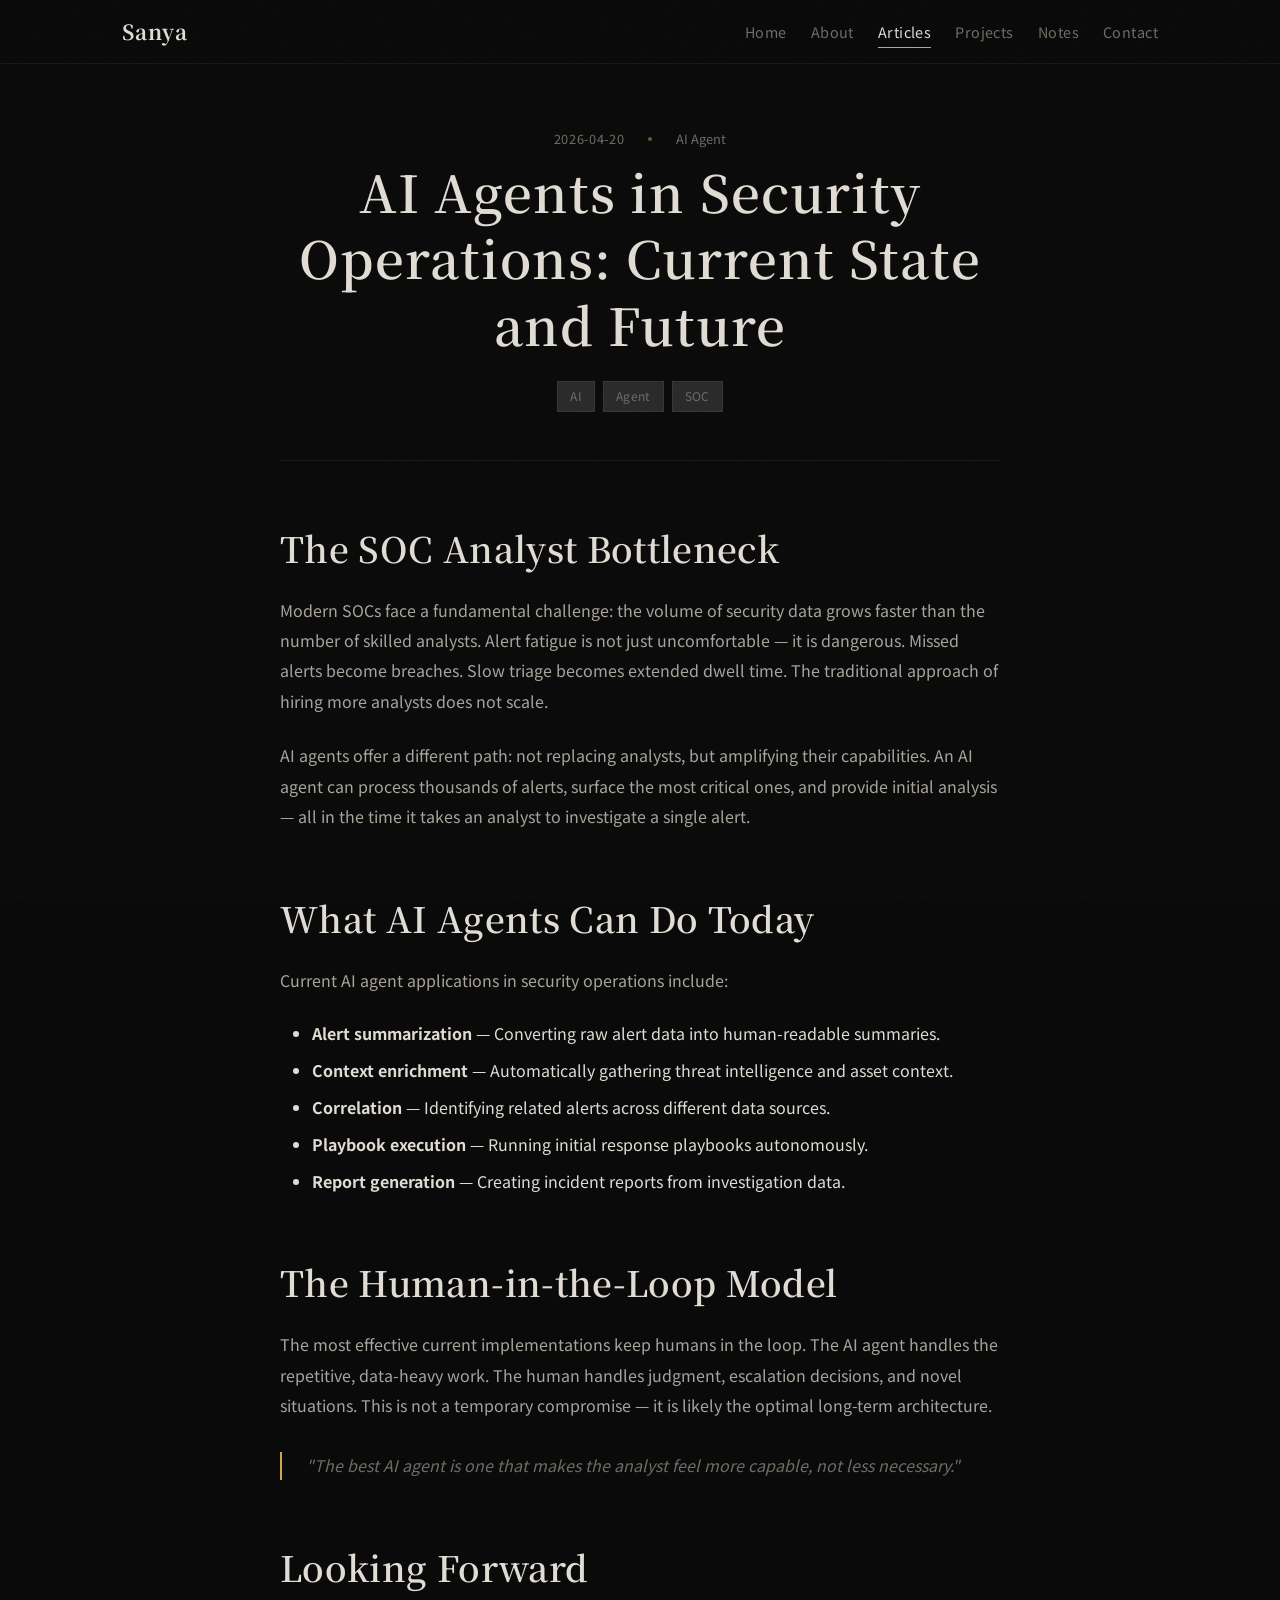
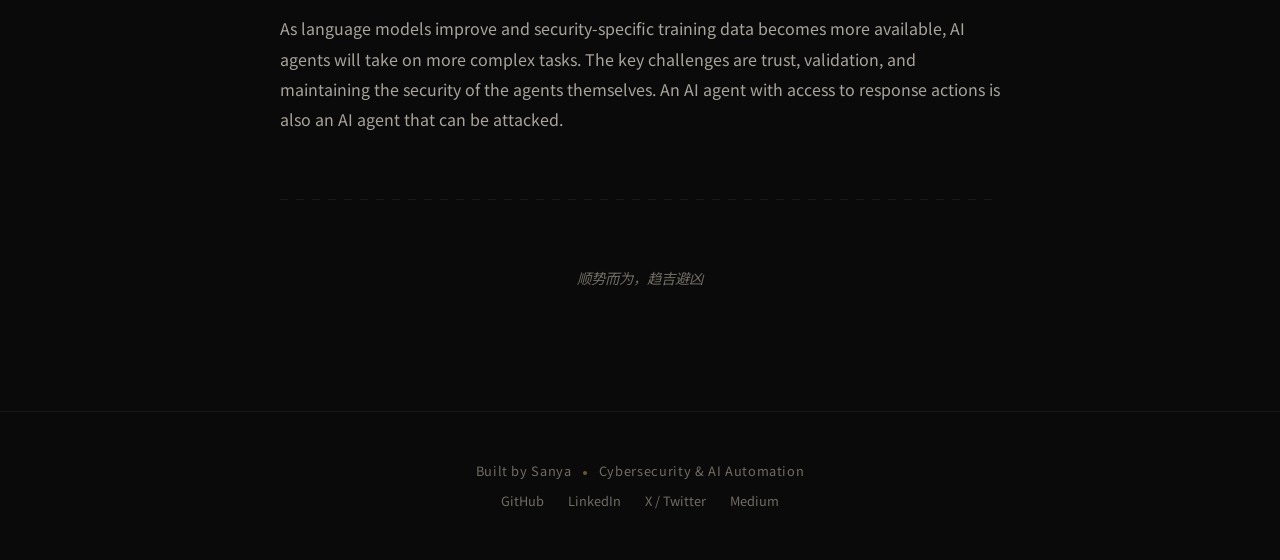
<file: articles/ai-agent-security-operations.html>
<!DOCTYPE html>
<html lang="en">
<head>
  <meta charset="UTF-8">
  <meta name="viewport" content="width=device-width, initial-scale=1.0">
  <title>AI Agents in Security Operations — Sanya</title>
  <meta name="description" content="Exploring how autonomous AI agents can augment SOC analysts — from alert summarization to automated investigation and response.">
  <meta property="og:title" content="AI Agents in Security Operations — Sanya">
  <meta property="og:type" content="article">

  <link rel="preconnect" href="https://fonts.googleapis.com">
  <link rel="preconnect" href="https://fonts.gstatic.com" crossorigin>
  <link href="https://fonts.googleapis.com/css2?family=Noto+Serif+SC:wght@300;400;500;600;700&family=Noto+Sans+SC:wght@300;400;500;700&display=swap" rel="stylesheet">
  <link rel="stylesheet" href="../css/style.css">
  <link rel="icon" href="data:image/svg+xml,<svg xmlns='http://www.w3.org/2000/svg' viewBox='0 0 100 100'><text y='.9em' font-size='90'>墨</text></svg>">
</head>
<body>

  <nav class="nav">
    <div class="nav-inner">
      <a href="../index.html" class="nav-logo">Sanya</a>
      <button class="nav-toggle" aria-label="Toggle menu"><span></span><span></span><span></span></button>
      <ul class="nav-links">
        <li><a href="../index.html">Home</a></li>
        <li><a href="../index.html#about">About</a></li>
        <li><a href="../articles.html" class="active">Articles</a></li>
        <li><a href="../projects.html">Projects</a></li>
        <li><a href="../notes.html">Notes</a></li>
        <li><a href="../contact.html">Contact</a></li>
      </ul>
    </div>
  </nav>

  <main class="article-page">
    <div class="container">
      <article class="article-content">
        <header class="article-header">
          <div class="article-meta" style="justify-content: center;">
            <span class="date">2026-04-20</span>
            <span class="ink-dot"></span>
            <span>AI Agent</span>
          </div>
          <h1>AI Agents in Security Operations: Current State and Future</h1>
          <div class="article-tags" style="justify-content: center; margin-top: var(--space-lg);">
            <span class="tag">AI</span>
            <span class="tag">Agent</span>
            <span class="tag">SOC</span>
          </div>
        </header>

        <h2>The SOC Analyst Bottleneck</h2>
        <p>
          Modern SOCs face a fundamental challenge: the volume of security data grows faster
          than the number of skilled analysts. Alert fatigue is not just uncomfortable — it
          is dangerous. Missed alerts become breaches. Slow triage becomes extended dwell time.
          The traditional approach of hiring more analysts does not scale.
        </p>
        <p>
          AI agents offer a different path: not replacing analysts, but amplifying their
          capabilities. An AI agent can process thousands of alerts, surface the most
          critical ones, and provide initial analysis — all in the time it takes an
          analyst to investigate a single alert.
        </p>

        <h2>What AI Agents Can Do Today</h2>
        <p>
          Current AI agent applications in security operations include:
        </p>
        <ul>
          <li><strong>Alert summarization</strong> — Converting raw alert data into human-readable summaries.</li>
          <li><strong>Context enrichment</strong> — Automatically gathering threat intelligence and asset context.</li>
          <li><strong>Correlation</strong> — Identifying related alerts across different data sources.</li>
          <li><strong>Playbook execution</strong> — Running initial response playbooks autonomously.</li>
          <li><strong>Report generation</strong> — Creating incident reports from investigation data.</li>
        </ul>

        <h2>The Human-in-the-Loop Model</h2>
        <p>
          The most effective current implementations keep humans in the loop. The AI agent
          handles the repetitive, data-heavy work. The human handles judgment, escalation
          decisions, and novel situations. This is not a temporary compromise — it is likely
          the optimal long-term architecture.
        </p>

        <blockquote>
          "The best AI agent is one that makes the analyst feel more capable, not less necessary."
        </blockquote>

        <h2>Looking Forward</h2>
        <p>
          As language models improve and security-specific training data becomes more available,
          AI agents will take on more complex tasks. The key challenges are trust, validation,
          and maintaining the security of the agents themselves. An AI agent with access to
          response actions is also an AI agent that can be attacked.
        </p>

        <div class="garden-line"></div>
        <p class="text-muted" style="font-size: 0.9rem; text-align: center;"><em>顺势而为，趋吉避凶</em></p>
      </article>
    </div>
  </main>

  <footer class="footer">
    <div class="container">
      <p>Built by Sanya <span class="ink-dot"></span> Cybersecurity & AI Automation</p>
      <div class="footer-links">
        <a href="https://github.com/yayalingo" target="_blank" rel="noopener">GitHub</a>
        <a href="https://www.linkedin.com/in/sanya-d-653430322/" target="_blank" rel="noopener">LinkedIn</a>
        <a href="https://x.com/xuxuliya" target="_blank" rel="noopener">X / Twitter</a>
        <a href="https://medium.com/@2606794898" target="_blank" rel="noopener">Medium</a>
      </div>
    </div>
  </footer>

  <script src="../js/main.js"></script>
</body>
</html>
</file>
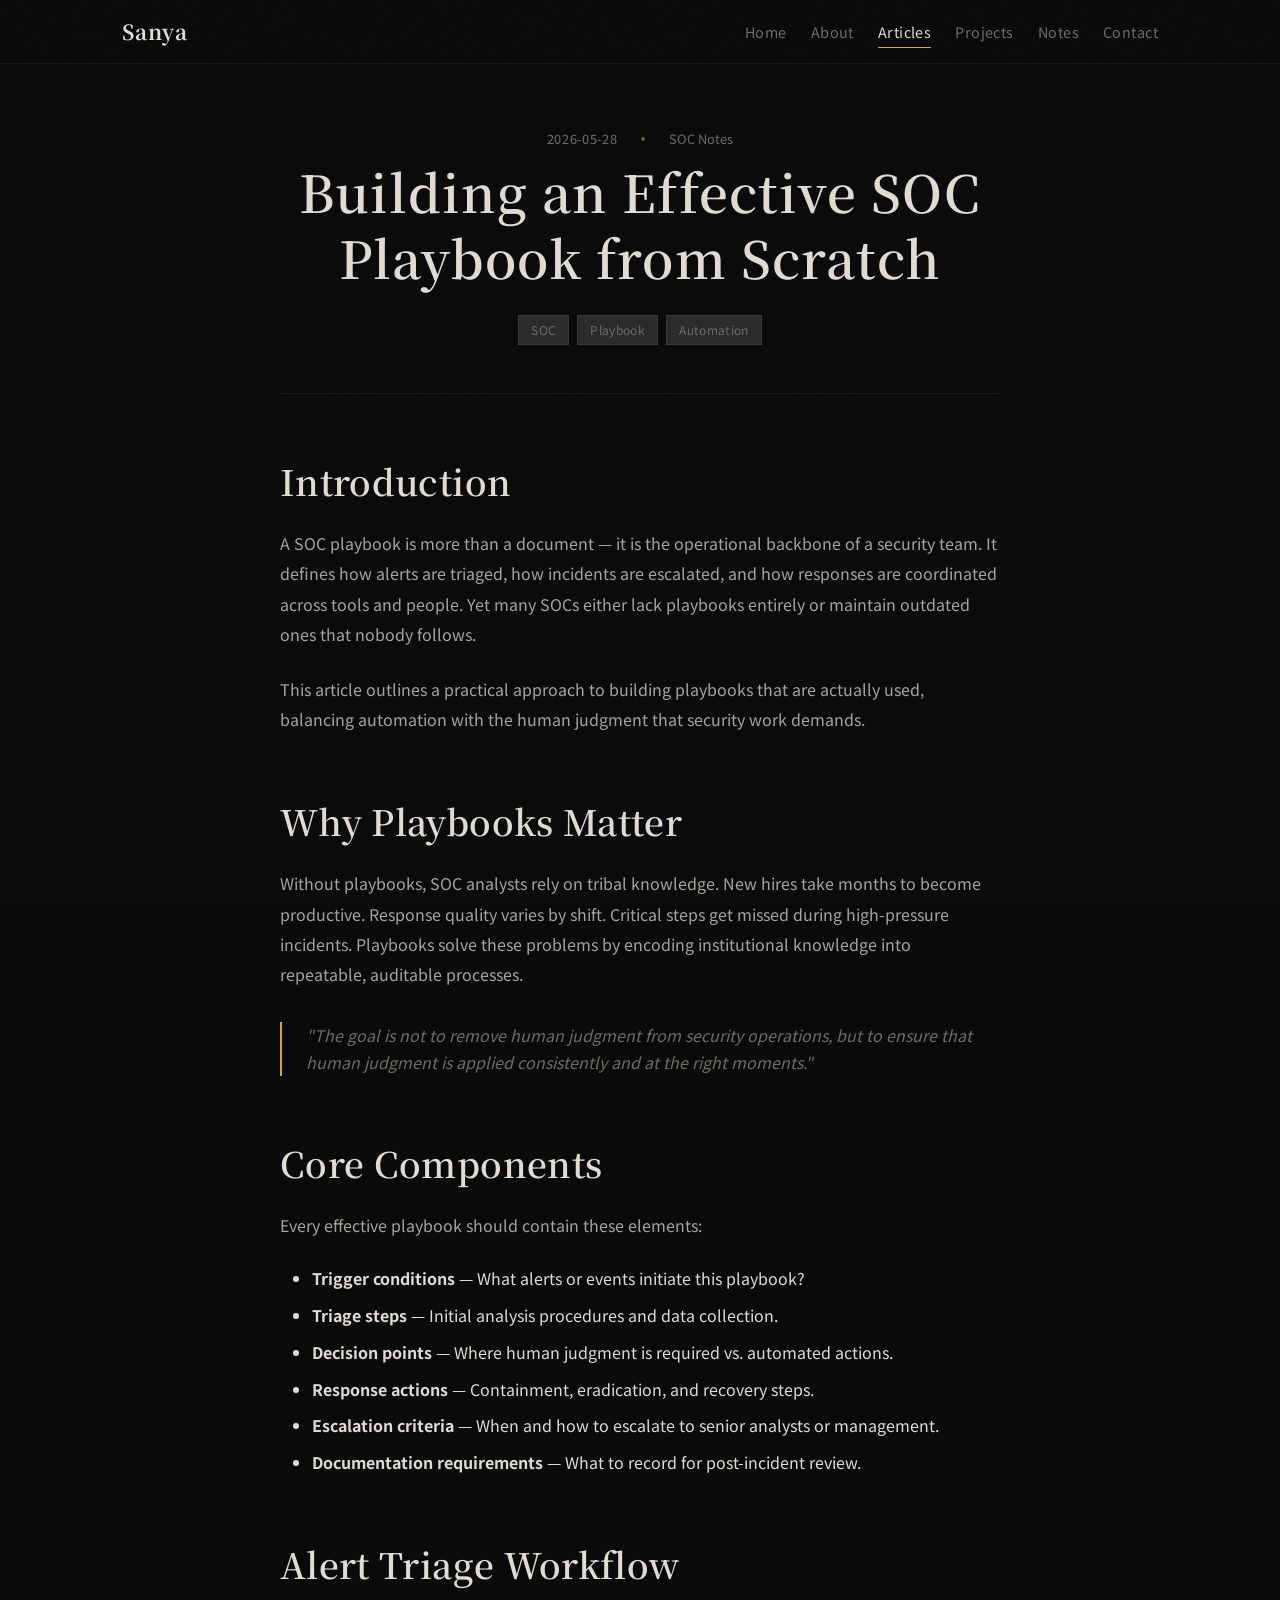
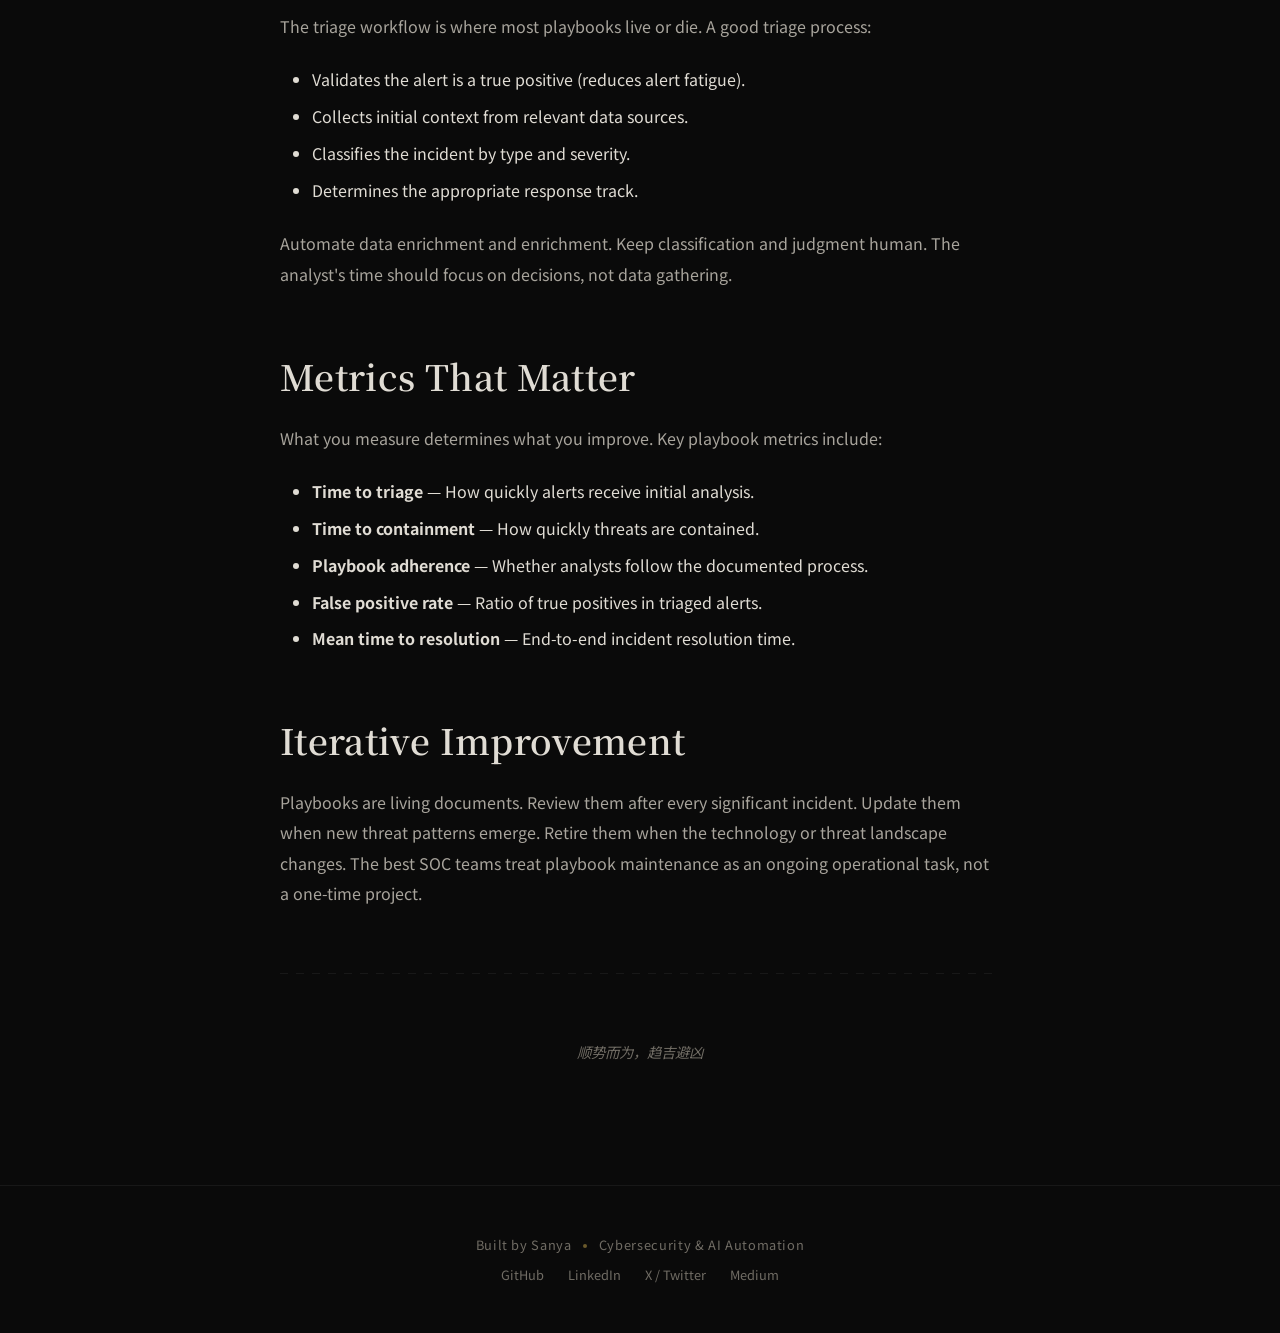
<file: articles/building-soc-playbook.html>
<!DOCTYPE html>
<html lang="en">
<head>
  <meta charset="UTF-8">
  <meta name="viewport" content="width=device-width, initial-scale=1.0">
  <title>Building an Effective SOC Playbook from Scratch — Sanya</title>
  <meta name="description" content="A practical guide to designing SOC playbooks that balance automation with human judgment, covering alert triage, escalation, and metrics.">
  <meta property="og:title" content="Building an Effective SOC Playbook from Scratch — Sanya">
  <meta property="og:description" content="A practical guide to designing SOC playbooks that balance automation with human judgment.">
  <meta property="og:type" content="article">

  <link rel="preconnect" href="https://fonts.googleapis.com">
  <link rel="preconnect" href="https://fonts.gstatic.com" crossorigin>
  <link href="https://fonts.googleapis.com/css2?family=Noto+Serif+SC:wght@300;400;500;600;700&family=Noto+Sans+SC:wght@300;400;500;700&display=swap" rel="stylesheet">
  <link rel="stylesheet" href="../css/style.css">
  <link rel="icon" href="data:image/svg+xml,<svg xmlns='http://www.w3.org/2000/svg' viewBox='0 0 100 100'><text y='.9em' font-size='90'>墨</text></svg>">
</head>
<body>

  <!-- Navigation -->
  <nav class="nav">
    <div class="nav-inner">
      <a href="../index.html" class="nav-logo">Sanya</a>
      <button class="nav-toggle" aria-label="Toggle menu">
        <span></span><span></span><span></span>
      </button>
      <ul class="nav-links">
        <li><a href="../index.html">Home</a></li>
        <li><a href="../index.html#about">About</a></li>
        <li><a href="../articles.html" class="active">Articles</a></li>
        <li><a href="../projects.html">Projects</a></li>
        <li><a href="../notes.html">Notes</a></li>
        <li><a href="../contact.html">Contact</a></li>
      </ul>
    </div>
  </nav>

  <!-- Article Content -->
  <main class="article-page">
    <div class="container">
      <article class="article-content">
        <header class="article-header">
          <div class="article-meta" style="justify-content: center;">
            <span class="date">2026-05-28</span>
            <span class="ink-dot"></span>
            <span>SOC Notes</span>
          </div>
          <h1>Building an Effective SOC Playbook from Scratch</h1>
          <div class="article-tags" style="justify-content: center; margin-top: var(--space-lg);">
            <span class="tag">SOC</span>
            <span class="tag">Playbook</span>
            <span class="tag">Automation</span>
          </div>
        </header>

        <h2>Introduction</h2>
        <p>
          A SOC playbook is more than a document — it is the operational backbone of a security team.
          It defines how alerts are triaged, how incidents are escalated, and how responses are
          coordinated across tools and people. Yet many SOCs either lack playbooks entirely or
          maintain outdated ones that nobody follows.
        </p>
        <p>
          This article outlines a practical approach to building playbooks that are actually used,
          balancing automation with the human judgment that security work demands.
        </p>

        <h2>Why Playbooks Matter</h2>
        <p>
          Without playbooks, SOC analysts rely on tribal knowledge. New hires take months to become
          productive. Response quality varies by shift. Critical steps get missed during high-pressure
          incidents. Playbooks solve these problems by encoding institutional knowledge into repeatable,
          auditable processes.
        </p>

        <blockquote>
          "The goal is not to remove human judgment from security operations, but to ensure that
          human judgment is applied consistently and at the right moments."
        </blockquote>

        <h2>Core Components</h2>
        <p>
          Every effective playbook should contain these elements:
        </p>
        <ul>
          <li><strong>Trigger conditions</strong> — What alerts or events initiate this playbook?</li>
          <li><strong>Triage steps</strong> — Initial analysis procedures and data collection.</li>
          <li><strong>Decision points</strong> — Where human judgment is required vs. automated actions.</li>
          <li><strong>Response actions</strong> — Containment, eradication, and recovery steps.</li>
          <li><strong>Escalation criteria</strong> — When and how to escalate to senior analysts or management.</li>
          <li><strong>Documentation requirements</strong> — What to record for post-incident review.</li>
        </ul>

        <h2>Alert Triage Workflow</h2>
        <p>
          The triage workflow is where most playbooks live or die. A good triage process:
        </p>
        <ul>
          <li>Validates the alert is a true positive (reduces alert fatigue).</li>
          <li>Collects initial context from relevant data sources.</li>
          <li>Classifies the incident by type and severity.</li>
          <li>Determines the appropriate response track.</li>
        </ul>
        <p>
          Automate data enrichment and enrichment. Keep classification and judgment human.
          The analyst's time should focus on decisions, not data gathering.
        </p>

        <h2>Metrics That Matter</h2>
        <p>
          What you measure determines what you improve. Key playbook metrics include:
        </p>
        <ul>
          <li><strong>Time to triage</strong> — How quickly alerts receive initial analysis.</li>
          <li><strong>Time to containment</strong> — How quickly threats are contained.</li>
          <li><strong>Playbook adherence</strong> — Whether analysts follow the documented process.</li>
          <li><strong>False positive rate</strong> — Ratio of true positives in triaged alerts.</li>
          <li><strong>Mean time to resolution</strong> — End-to-end incident resolution time.</li>
        </ul>

        <h2>Iterative Improvement</h2>
        <p>
          Playbooks are living documents. Review them after every significant incident.
          Update them when new threat patterns emerge. Retire them when the technology
          or threat landscape changes. The best SOC teams treat playbook maintenance
          as an ongoing operational task, not a one-time project.
        </p>

        <div class="garden-line"></div>

        <p class="text-muted" style="font-size: 0.9rem; text-align: center;">
          <em>顺势而为，趋吉避凶</em>
        </p>
      </article>
    </div>
  </main>

  <!-- Footer -->
  <footer class="footer">
    <div class="container">
      <p>Built by Sanya <span class="ink-dot"></span> Cybersecurity & AI Automation</p>
      <div class="footer-links">
        <a href="https://github.com/yayalingo" target="_blank" rel="noopener">GitHub</a>
        <a href="https://www.linkedin.com/in/sanya-d-653430322/" target="_blank" rel="noopener">LinkedIn</a>
        <a href="https://x.com/xuxuliya" target="_blank" rel="noopener">X / Twitter</a>
        <a href="https://medium.com/@2606794898" target="_blank" rel="noopener">Medium</a>
      </div>
    </div>
  </footer>

  <script src="../js/main.js"></script>
</body>
</html>
</file>
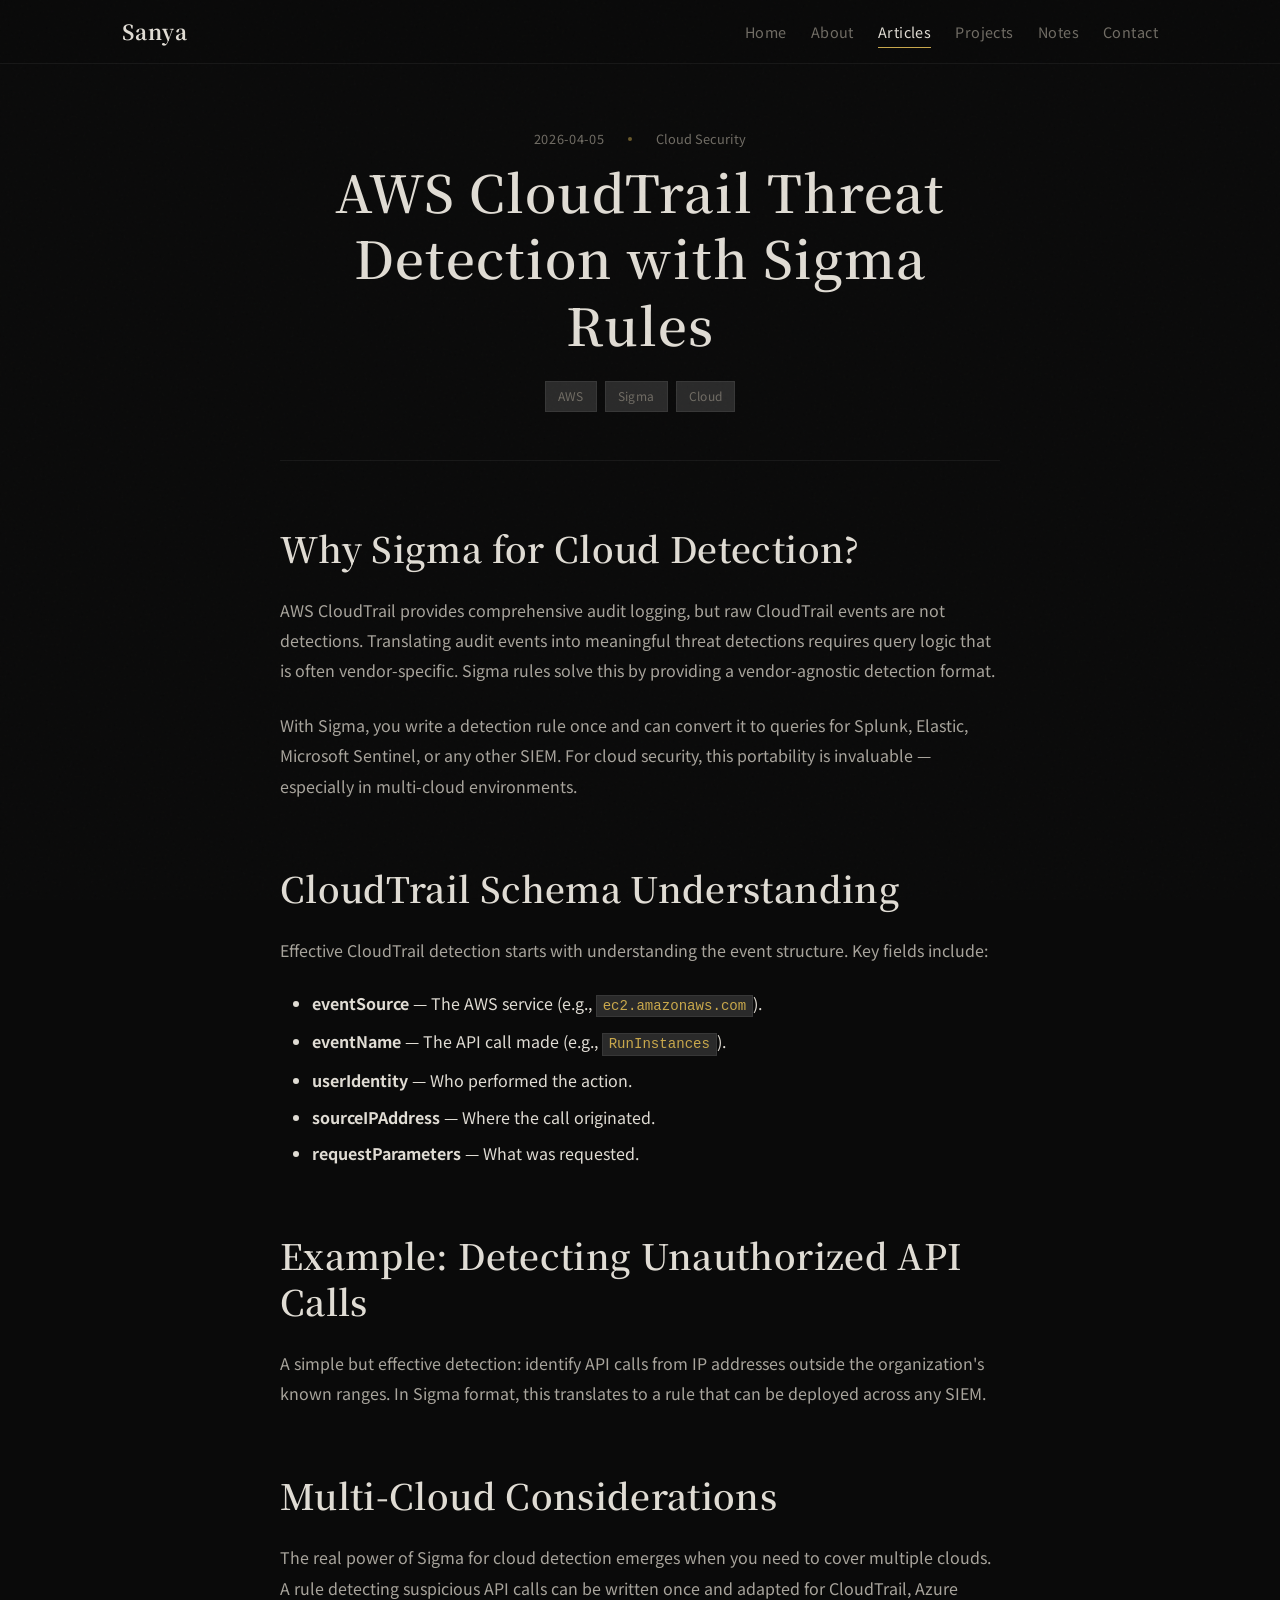
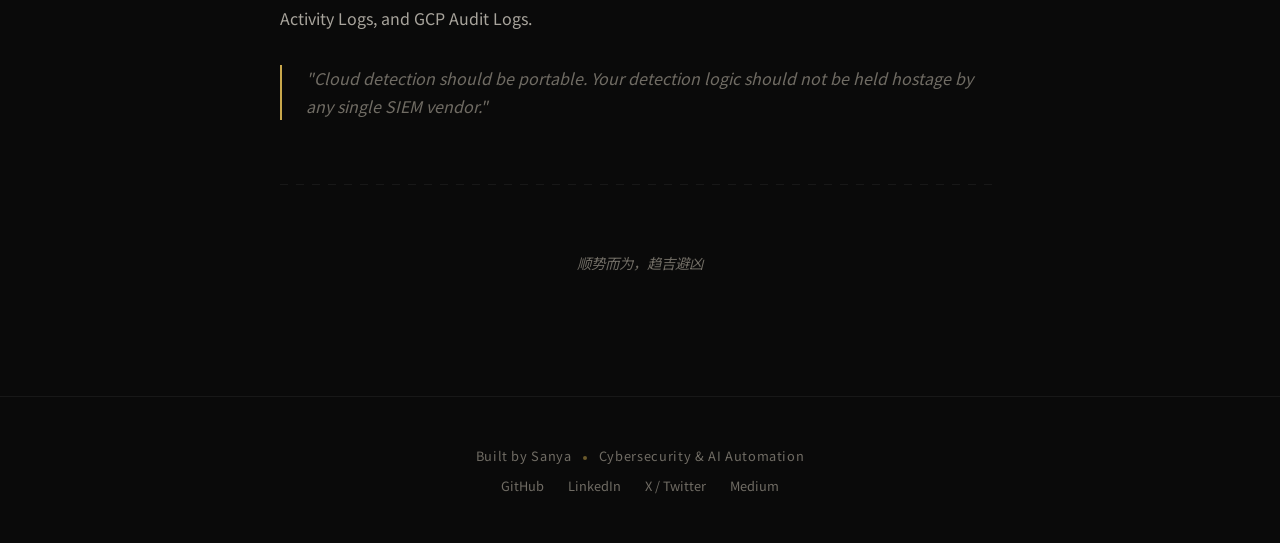
<file: articles/cloud-security-aws-threat-detection.html>
<!DOCTYPE html>
<html lang="en">
<head>
  <meta charset="UTF-8">
  <meta name="viewport" content="width=device-width, initial-scale=1.0">
  <title>AWS CloudTrail Threat Detection with Sigma Rules — Sanya</title>
  <meta name="description" content="Translating cloud-native audit logs into Sigma detection rules for portable, vendor-agnostic threat detection.">
  <meta property="og:title" content="AWS CloudTrail Threat Detection with Sigma Rules — Sanya">
  <meta property="og:type" content="article">

  <link rel="preconnect" href="https://fonts.googleapis.com">
  <link rel="preconnect" href="https://fonts.gstatic.com" crossorigin>
  <link href="https://fonts.googleapis.com/css2?family=Noto+Serif+SC:wght@300;400;500;600;700&family=Noto+Sans+SC:wght@300;400;500;700&display=swap" rel="stylesheet">
  <link rel="stylesheet" href="../css/style.css">
  <link rel="icon" href="data:image/svg+xml,<svg xmlns='http://www.w3.org/2000/svg' viewBox='0 0 100 100'><text y='.9em' font-size='90'>墨</text></svg>">
</head>
<body>

  <nav class="nav">
    <div class="nav-inner">
      <a href="../index.html" class="nav-logo">Sanya</a>
      <button class="nav-toggle" aria-label="Toggle menu"><span></span><span></span><span></span></button>
      <ul class="nav-links">
        <li><a href="../index.html">Home</a></li>
        <li><a href="../index.html#about">About</a></li>
        <li><a href="../articles.html" class="active">Articles</a></li>
        <li><a href="../projects.html">Projects</a></li>
        <li><a href="../notes.html">Notes</a></li>
        <li><a href="../contact.html">Contact</a></li>
      </ul>
    </div>
  </nav>

  <main class="article-page">
    <div class="container">
      <article class="article-content">
        <header class="article-header">
          <div class="article-meta" style="justify-content: center;">
            <span class="date">2026-04-05</span>
            <span class="ink-dot"></span>
            <span>Cloud Security</span>
          </div>
          <h1>AWS CloudTrail Threat Detection with Sigma Rules</h1>
          <div class="article-tags" style="justify-content: center; margin-top: var(--space-lg);">
            <span class="tag">AWS</span>
            <span class="tag">Sigma</span>
            <span class="tag">Cloud</span>
          </div>
        </header>

        <h2>Why Sigma for Cloud Detection?</h2>
        <p>
          AWS CloudTrail provides comprehensive audit logging, but raw CloudTrail events
          are not detections. Translating audit events into meaningful threat detections
          requires query logic that is often vendor-specific. Sigma rules solve this by
          providing a vendor-agnostic detection format.
        </p>
        <p>
          With Sigma, you write a detection rule once and can convert it to queries for
          Splunk, Elastic, Microsoft Sentinel, or any other SIEM. For cloud security,
          this portability is invaluable — especially in multi-cloud environments.
        </p>

        <h2>CloudTrail Schema Understanding</h2>
        <p>
          Effective CloudTrail detection starts with understanding the event structure.
          Key fields include:
        </p>
        <ul>
          <li><strong>eventSource</strong> — The AWS service (e.g., <code>ec2.amazonaws.com</code>).</li>
          <li><strong>eventName</strong> — The API call made (e.g., <code>RunInstances</code>).</li>
          <li><strong>userIdentity</strong> — Who performed the action.</li>
          <li><strong>sourceIPAddress</strong> — Where the call originated.</li>
          <li><strong>requestParameters</strong> — What was requested.</li>
        </ul>

        <h2>Example: Detecting Unauthorized API Calls</h2>
        <p>
          A simple but effective detection: identify API calls from IP addresses outside
          the organization's known ranges. In Sigma format, this translates to a rule
          that can be deployed across any SIEM.
        </p>

        <h2>Multi-Cloud Considerations</h2>
        <p>
          The real power of Sigma for cloud detection emerges when you need to cover
          multiple clouds. A rule detecting suspicious API calls can be written once
          and adapted for CloudTrail, Azure Activity Logs, and GCP Audit Logs.
        </p>

        <blockquote>
          "Cloud detection should be portable. Your detection logic should not be
          held hostage by any single SIEM vendor."
        </blockquote>

        <div class="garden-line"></div>
        <p class="text-muted" style="font-size: 0.9rem; text-align: center;"><em>顺势而为，趋吉避凶</em></p>
      </article>
    </div>
  </main>

  <footer class="footer">
    <div class="container">
      <p>Built by Sanya <span class="ink-dot"></span> Cybersecurity & AI Automation</p>
      <div class="footer-links">
        <a href="https://github.com/yayalingo" target="_blank" rel="noopener">GitHub</a>
        <a href="https://www.linkedin.com/in/sanya-d-653430322/" target="_blank" rel="noopener">LinkedIn</a>
        <a href="https://x.com/xuxuliya" target="_blank" rel="noopener">X / Twitter</a>
        <a href="https://medium.com/@2606794898" target="_blank" rel="noopener">Medium</a>
      </div>
    </div>
  </footer>

  <script src="../js/main.js"></script>
</body>
</html>
</file>
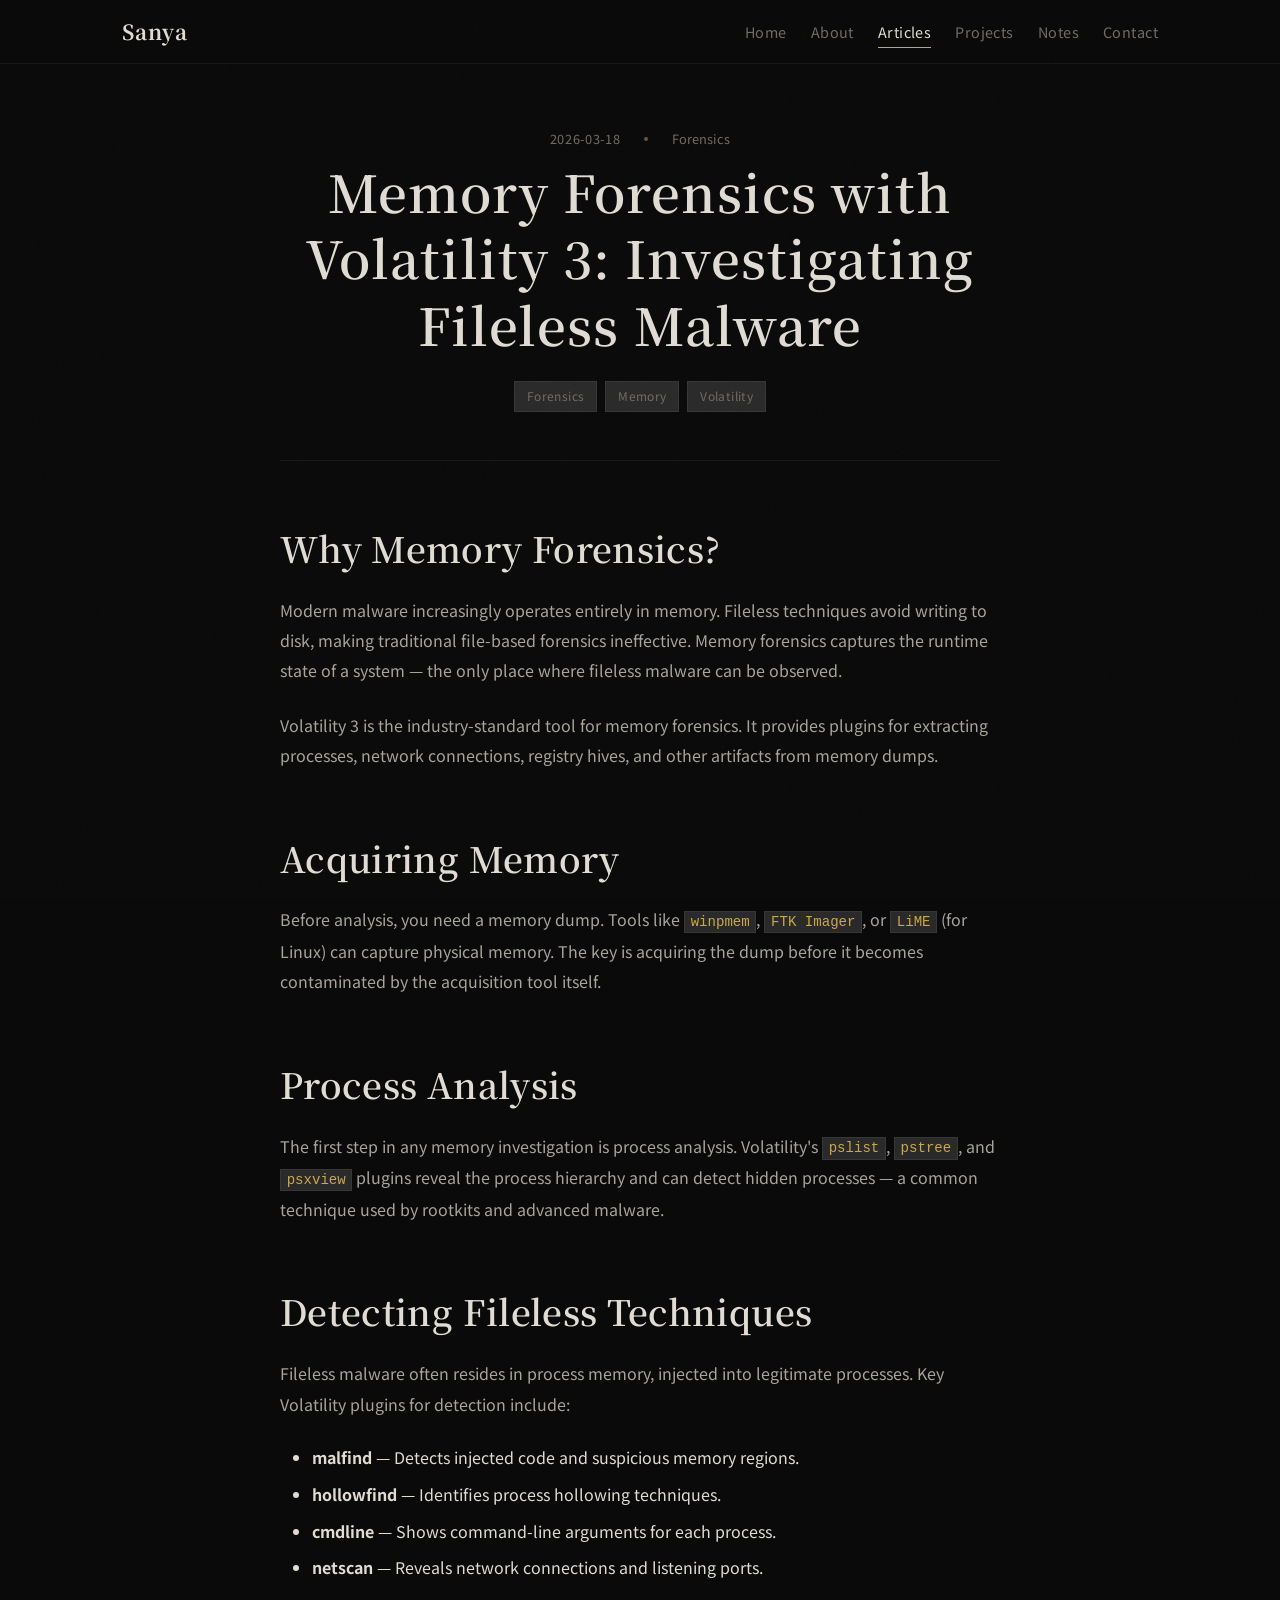
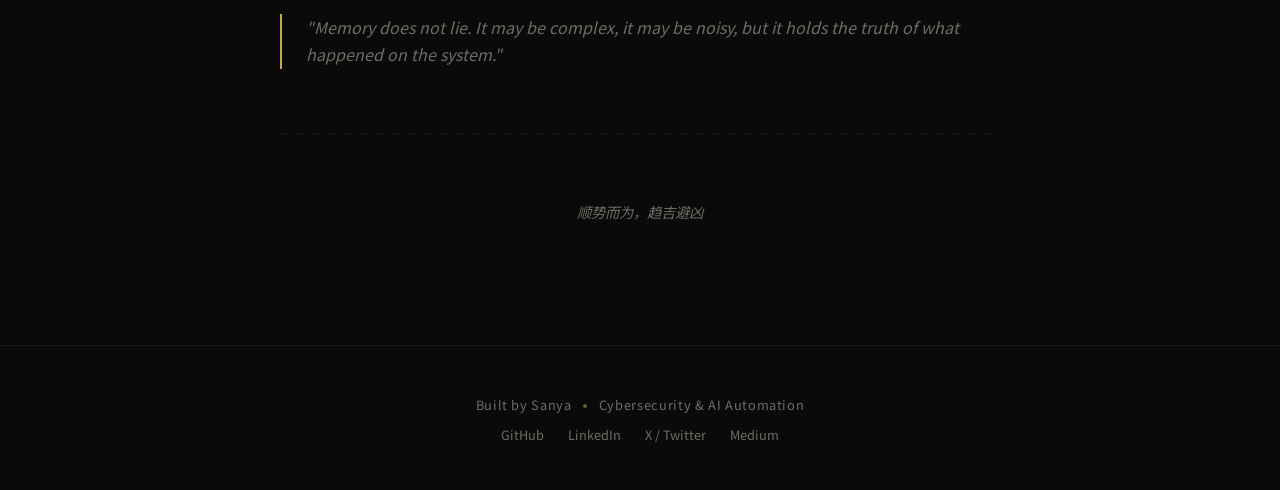
<file: articles/memory-forensics-volatility.html>
<!DOCTYPE html>
<html lang="en">
<head>
  <meta charset="UTF-8">
  <meta name="viewport" content="width=device-width, initial-scale=1.0">
  <title>Memory Forensics with Volatility 3 — Sanya</title>
  <meta name="description" content="A hands-on walkthrough of using Volatility 3 for memory forensics, focusing on detecting fileless malware techniques.">
  <meta property="og:title" content="Memory Forensics with Volatility 3 — Sanya">
  <meta property="og:type" content="article">

  <link rel="preconnect" href="https://fonts.googleapis.com">
  <link rel="preconnect" href="https://fonts.gstatic.com" crossorigin>
  <link href="https://fonts.googleapis.com/css2?family=Noto+Serif+SC:wght@300;400;500;600;700&family=Noto+Sans+SC:wght@300;400;500;700&display=swap" rel="stylesheet">
  <link rel="stylesheet" href="../css/style.css">
  <link rel="icon" href="data:image/svg+xml,<svg xmlns='http://www.w3.org/2000/svg' viewBox='0 0 100 100'><text y='.9em' font-size='90'>墨</text></svg>">
</head>
<body>

  <nav class="nav">
    <div class="nav-inner">
      <a href="../index.html" class="nav-logo">Sanya</a>
      <button class="nav-toggle" aria-label="Toggle menu"><span></span><span></span><span></span></button>
      <ul class="nav-links">
        <li><a href="../index.html">Home</a></li>
        <li><a href="../index.html#about">About</a></li>
        <li><a href="../articles.html" class="active">Articles</a></li>
        <li><a href="../projects.html">Projects</a></li>
        <li><a href="../notes.html">Notes</a></li>
        <li><a href="../contact.html">Contact</a></li>
      </ul>
    </div>
  </nav>

  <main class="article-page">
    <div class="container">
      <article class="article-content">
        <header class="article-header">
          <div class="article-meta" style="justify-content: center;">
            <span class="date">2026-03-18</span>
            <span class="ink-dot"></span>
            <span>Forensics</span>
          </div>
          <h1>Memory Forensics with Volatility 3: Investigating Fileless Malware</h1>
          <div class="article-tags" style="justify-content: center; margin-top: var(--space-lg);">
            <span class="tag">Forensics</span>
            <span class="tag">Memory</span>
            <span class="tag">Volatility</span>
          </div>
        </header>

        <h2>Why Memory Forensics?</h2>
        <p>
          Modern malware increasingly operates entirely in memory. Fileless techniques
          avoid writing to disk, making traditional file-based forensics ineffective.
          Memory forensics captures the runtime state of a system — the only place
          where fileless malware can be observed.
        </p>
        <p>
          Volatility 3 is the industry-standard tool for memory forensics. It provides
          plugins for extracting processes, network connections, registry hives, and
          other artifacts from memory dumps.
        </p>

        <h2>Acquiring Memory</h2>
        <p>
          Before analysis, you need a memory dump. Tools like <code>winpmem</code>,
          <code>FTK Imager</code>, or <code>LiME</code> (for Linux) can capture
          physical memory. The key is acquiring the dump before it becomes contaminated
          by the acquisition tool itself.
        </p>

        <h2>Process Analysis</h2>
        <p>
          The first step in any memory investigation is process analysis. Volatility's
          <code>pslist</code>, <code>pstree</code>, and <code>psxview</code> plugins
          reveal the process hierarchy and can detect hidden processes — a common
          technique used by rootkits and advanced malware.
        </p>

        <h2>Detecting Fileless Techniques</h2>
        <p>
          Fileless malware often resides in process memory, injected into legitimate
          processes. Key Volatility plugins for detection include:
        </p>
        <ul>
          <li><strong>malfind</strong> — Detects injected code and suspicious memory regions.</li>
          <li><strong>hollowfind</strong> — Identifies process hollowing techniques.</li>
          <li><strong>cmdline</strong> — Shows command-line arguments for each process.</li>
          <li><strong>netscan</strong> — Reveals network connections and listening ports.</li>
        </ul>

        <blockquote>
          "Memory does not lie. It may be complex, it may be noisy, but it holds
          the truth of what happened on the system."
        </blockquote>

        <div class="garden-line"></div>
        <p class="text-muted" style="font-size: 0.9rem; text-align: center;"><em>顺势而为，趋吉避凶</em></p>
      </article>
    </div>
  </main>

  <footer class="footer">
    <div class="container">
      <p>Built by Sanya <span class="ink-dot"></span> Cybersecurity & AI Automation</p>
      <div class="footer-links">
        <a href="https://github.com/yayalingo" target="_blank" rel="noopener">GitHub</a>
        <a href="https://www.linkedin.com/in/sanya-d-653430322/" target="_blank" rel="noopener">LinkedIn</a>
        <a href="https://x.com/xuxuliya" target="_blank" rel="noopener">X / Twitter</a>
        <a href="https://medium.com/@2606794898" target="_blank" rel="noopener">Medium</a>
      </div>
    </div>
  </footer>

  <script src="../js/main.js"></script>
</body>
</html>
</file>
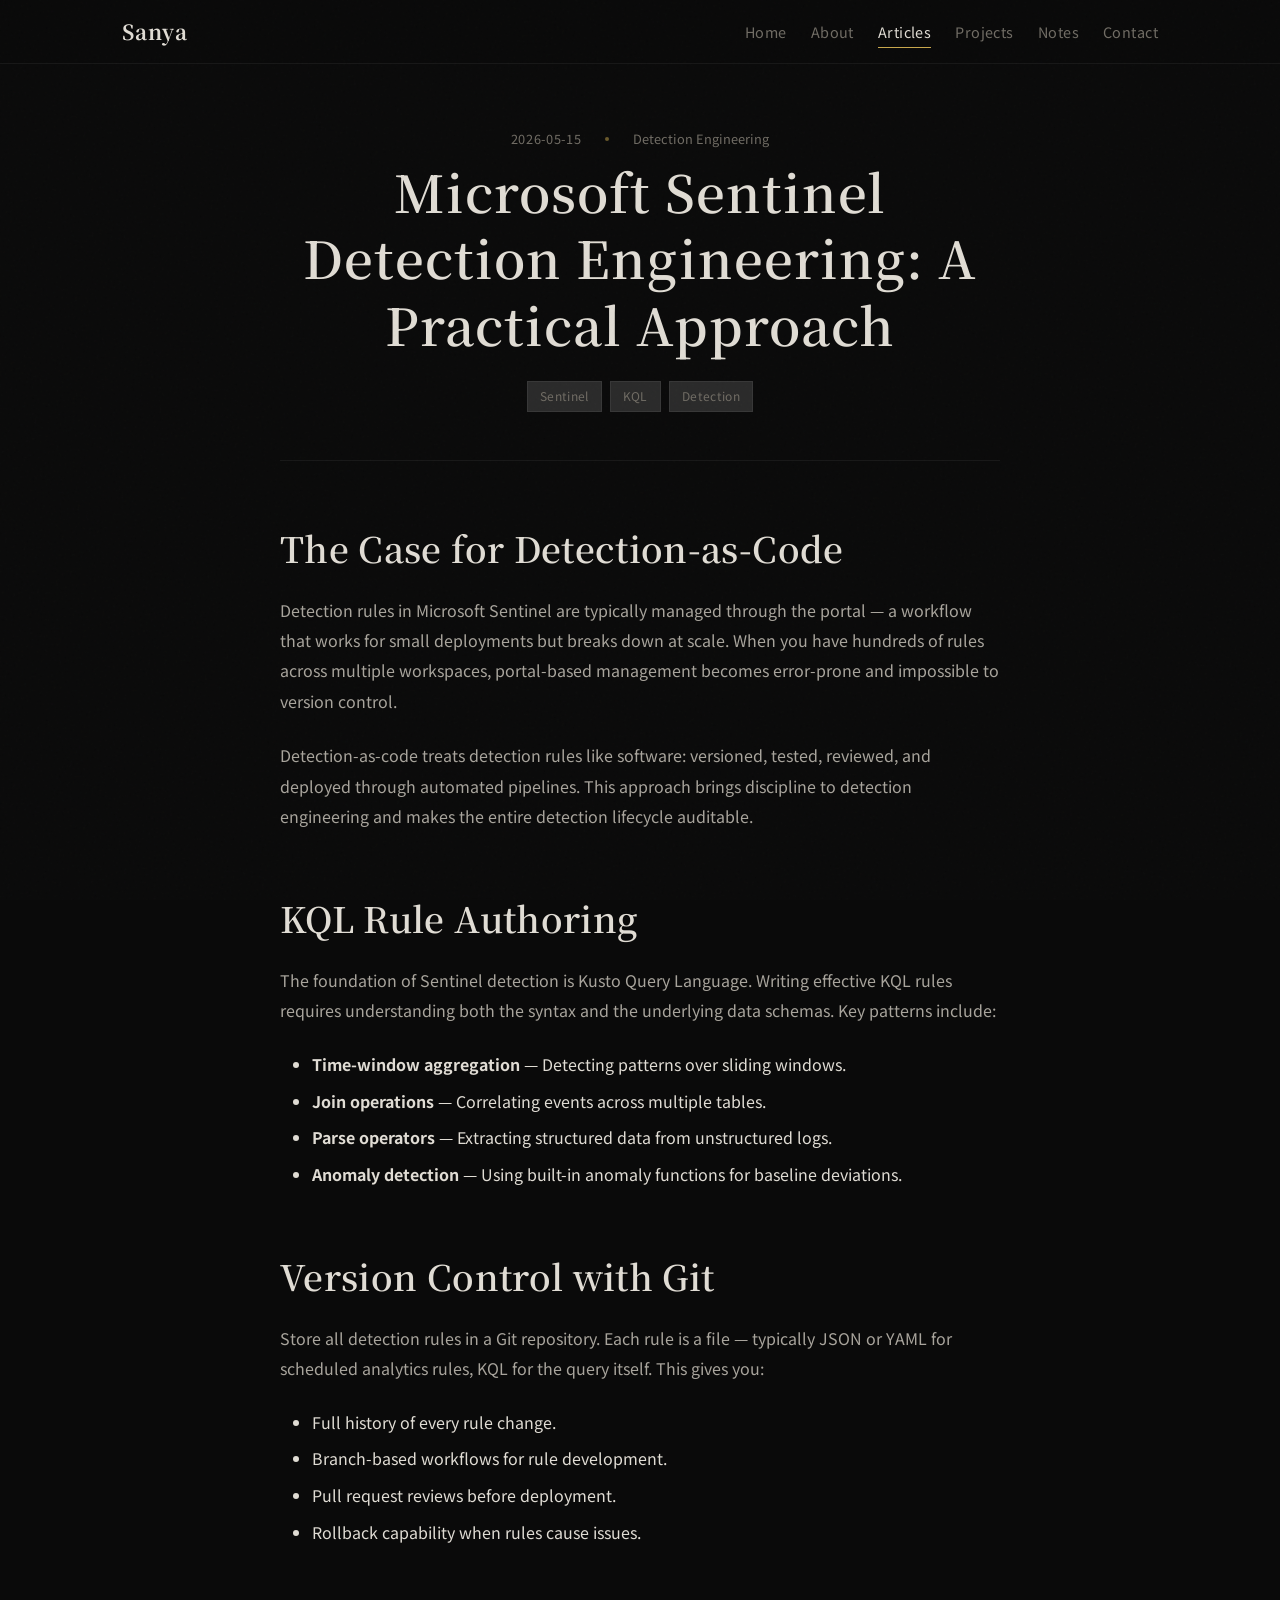
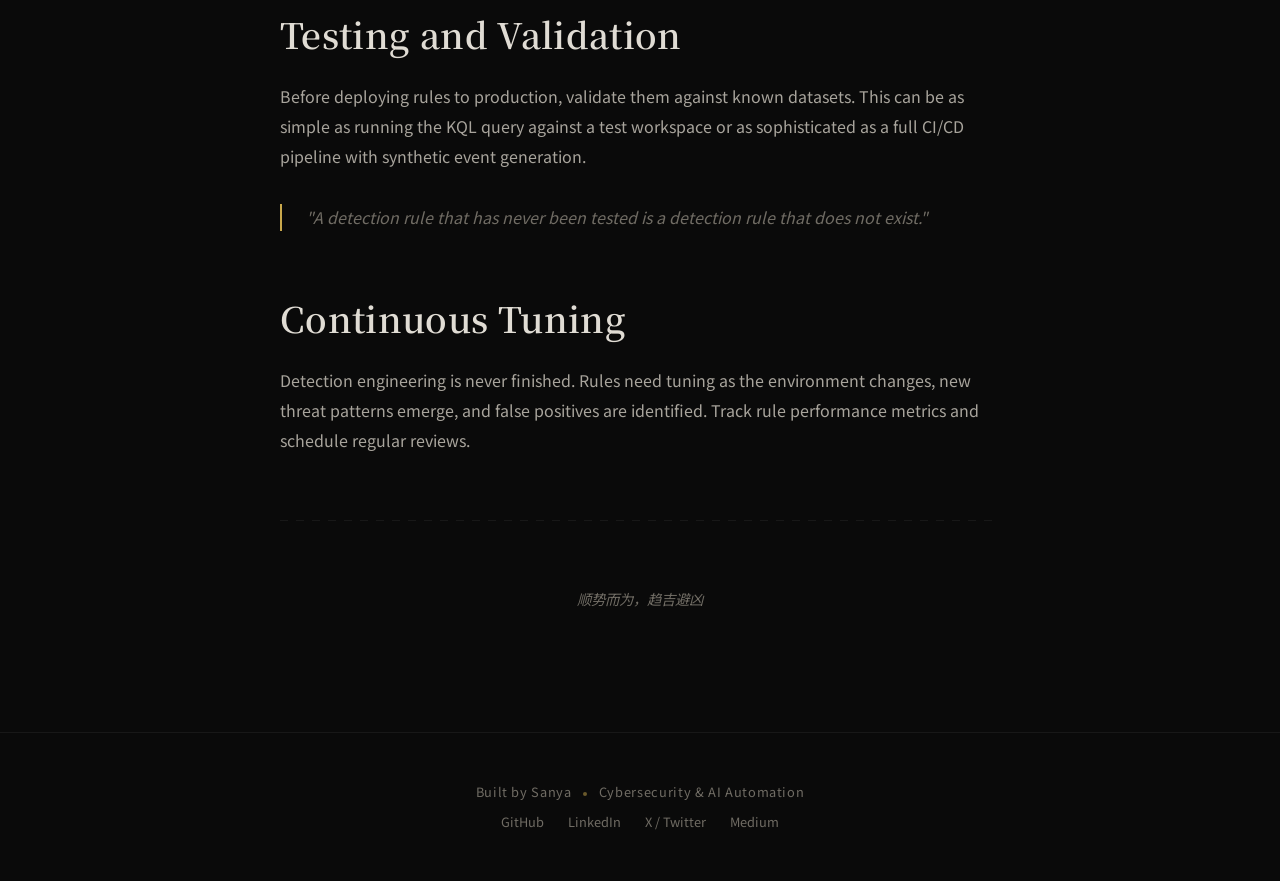
<file: articles/sentinel-detection-engineering.html>
<!DOCTYPE html>
<html lang="en">
<head>
  <meta charset="UTF-8">
  <meta name="viewport" content="width=device-width, initial-scale=1.0">
  <title>Microsoft Sentinel Detection Engineering — Sanya</title>
  <meta name="description" content="How to build detection-as-code workflows with Microsoft Sentinel, covering KQL rule authoring, version control, and continuous tuning.">
  <meta property="og:title" content="Microsoft Sentinel Detection Engineering — Sanya">
  <meta property="og:type" content="article">

  <link rel="preconnect" href="https://fonts.googleapis.com">
  <link rel="preconnect" href="https://fonts.gstatic.com" crossorigin>
  <link href="https://fonts.googleapis.com/css2?family=Noto+Serif+SC:wght@300;400;500;600;700&family=Noto+Sans+SC:wght@300;400;500;700&display=swap" rel="stylesheet">
  <link rel="stylesheet" href="../css/style.css">
  <link rel="icon" href="data:image/svg+xml,<svg xmlns='http://www.w3.org/2000/svg' viewBox='0 0 100 100'><text y='.9em' font-size='90'>墨</text></svg>">
</head>
<body>

  <nav class="nav">
    <div class="nav-inner">
      <a href="../index.html" class="nav-logo">Sanya</a>
      <button class="nav-toggle" aria-label="Toggle menu"><span></span><span></span><span></span></button>
      <ul class="nav-links">
        <li><a href="../index.html">Home</a></li>
        <li><a href="../index.html#about">About</a></li>
        <li><a href="../articles.html" class="active">Articles</a></li>
        <li><a href="../projects.html">Projects</a></li>
        <li><a href="../notes.html">Notes</a></li>
        <li><a href="../contact.html">Contact</a></li>
      </ul>
    </div>
  </nav>

  <main class="article-page">
    <div class="container">
      <article class="article-content">
        <header class="article-header">
          <div class="article-meta" style="justify-content: center;">
            <span class="date">2026-05-15</span>
            <span class="ink-dot"></span>
            <span>Detection Engineering</span>
          </div>
          <h1>Microsoft Sentinel Detection Engineering: A Practical Approach</h1>
          <div class="article-tags" style="justify-content: center; margin-top: var(--space-lg);">
            <span class="tag">Sentinel</span>
            <span class="tag">KQL</span>
            <span class="tag">Detection</span>
          </div>
        </header>

        <h2>The Case for Detection-as-Code</h2>
        <p>
          Detection rules in Microsoft Sentinel are typically managed through the portal —
          a workflow that works for small deployments but breaks down at scale. When you have
          hundreds of rules across multiple workspaces, portal-based management becomes
          error-prone and impossible to version control.
        </p>
        <p>
          Detection-as-code treats detection rules like software: versioned, tested, reviewed,
          and deployed through automated pipelines. This approach brings discipline to detection
          engineering and makes the entire detection lifecycle auditable.
        </p>

        <h2>KQL Rule Authoring</h2>
        <p>
          The foundation of Sentinel detection is Kusto Query Language. Writing effective
          KQL rules requires understanding both the syntax and the underlying data schemas.
          Key patterns include:
        </p>
        <ul>
          <li><strong>Time-window aggregation</strong> — Detecting patterns over sliding windows.</li>
          <li><strong>Join operations</strong> — Correlating events across multiple tables.</li>
          <li><strong>Parse operators</strong> — Extracting structured data from unstructured logs.</li>
          <li><strong>Anomaly detection</strong> — Using built-in anomaly functions for baseline deviations.</li>
        </ul>

        <h2>Version Control with Git</h2>
        <p>
          Store all detection rules in a Git repository. Each rule is a file — typically
          JSON or YAML for scheduled analytics rules, KQL for the query itself. This gives you:
        </p>
        <ul>
          <li>Full history of every rule change.</li>
          <li>Branch-based workflows for rule development.</li>
          <li>Pull request reviews before deployment.</li>
          <li>Rollback capability when rules cause issues.</li>
        </ul>

        <h2>Testing and Validation</h2>
        <p>
          Before deploying rules to production, validate them against known datasets.
          This can be as simple as running the KQL query against a test workspace or
          as sophisticated as a full CI/CD pipeline with synthetic event generation.
        </p>

        <blockquote>
          "A detection rule that has never been tested is a detection rule that does not exist."
        </blockquote>

        <h2>Continuous Tuning</h2>
        <p>
          Detection engineering is never finished. Rules need tuning as the environment
          changes, new threat patterns emerge, and false positives are identified.
          Track rule performance metrics and schedule regular reviews.
        </p>

        <div class="garden-line"></div>
        <p class="text-muted" style="font-size: 0.9rem; text-align: center;"><em>顺势而为，趋吉避凶</em></p>
      </article>
    </div>
  </main>

  <footer class="footer">
    <div class="container">
      <p>Built by Sanya <span class="ink-dot"></span> Cybersecurity & AI Automation</p>
      <div class="footer-links">
        <a href="https://github.com/yayalingo" target="_blank" rel="noopener">GitHub</a>
        <a href="https://www.linkedin.com/in/sanya-d-653430322/" target="_blank" rel="noopener">LinkedIn</a>
        <a href="https://x.com/xuxuliya" target="_blank" rel="noopener">X / Twitter</a>
        <a href="https://medium.com/@2606794898" target="_blank" rel="noopener">Medium</a>
      </div>
    </div>
  </footer>

  <script src="../js/main.js"></script>
</body>
</html>
</file>
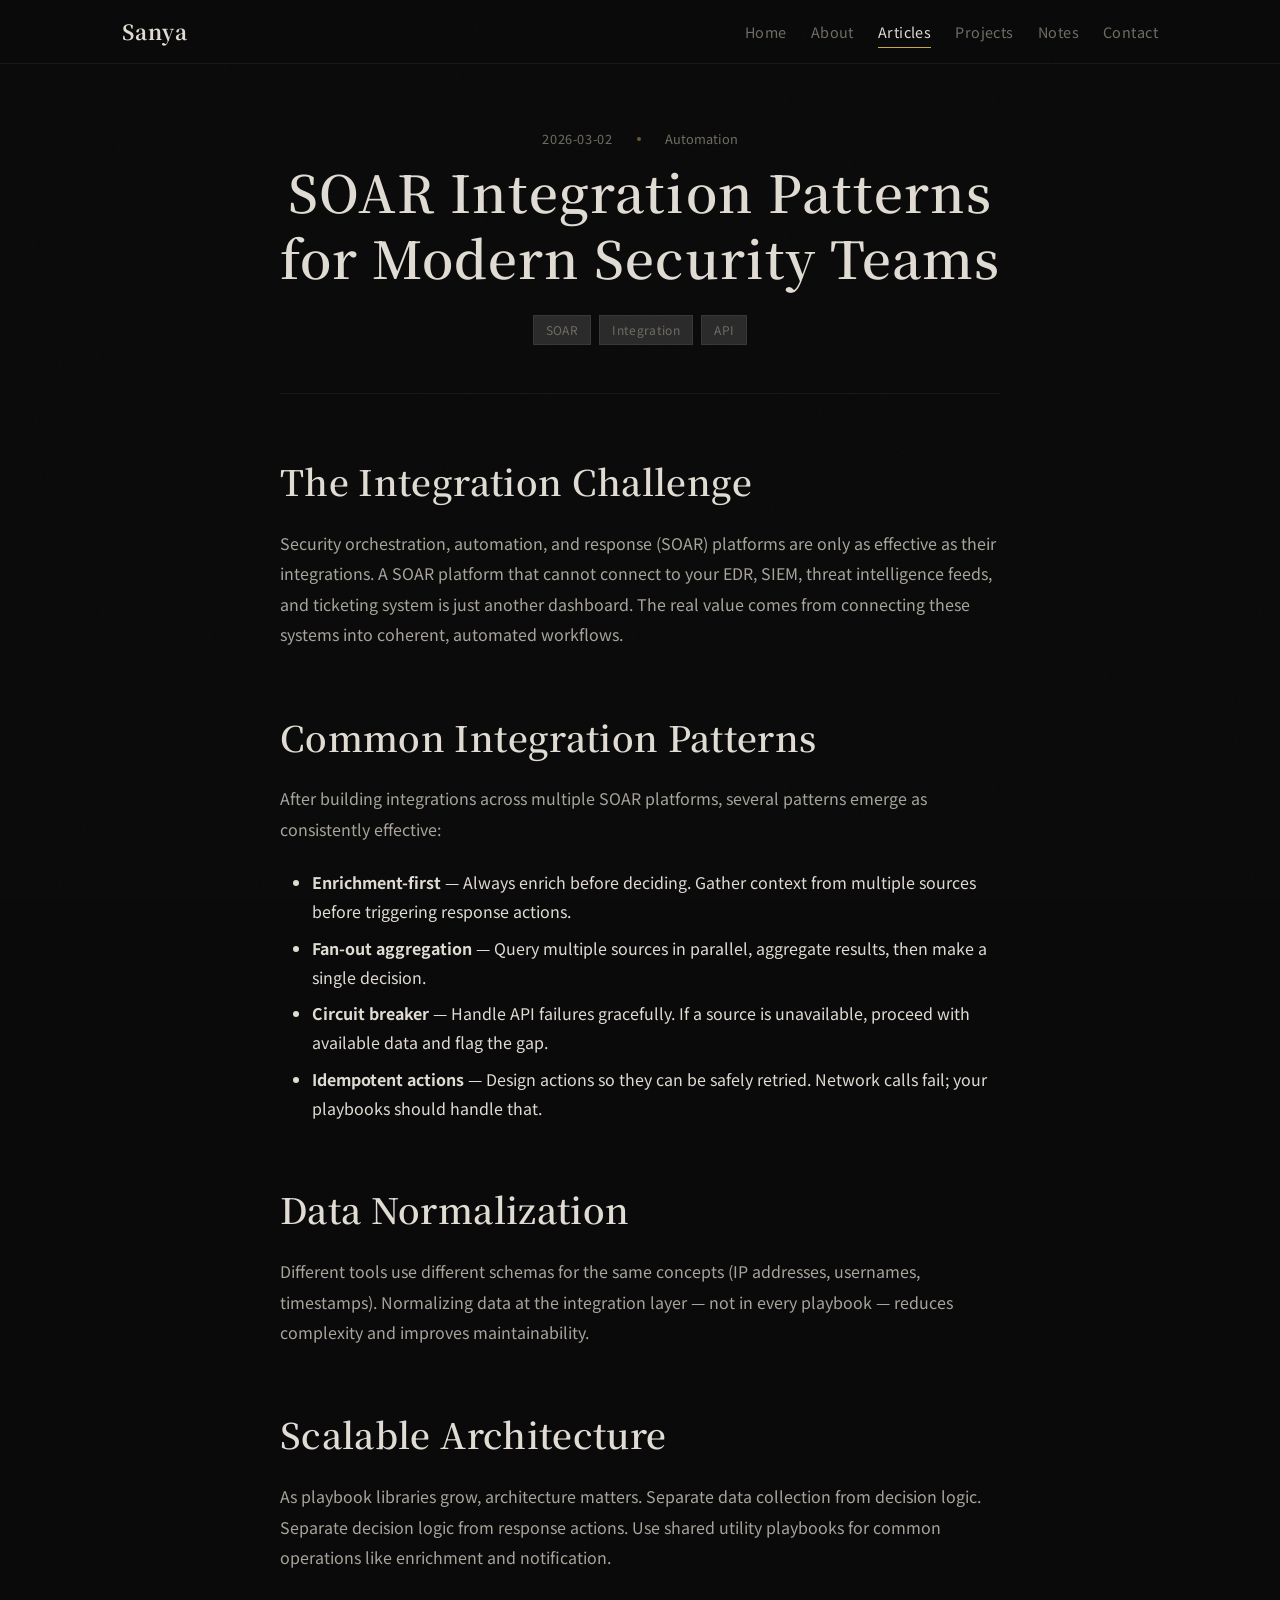
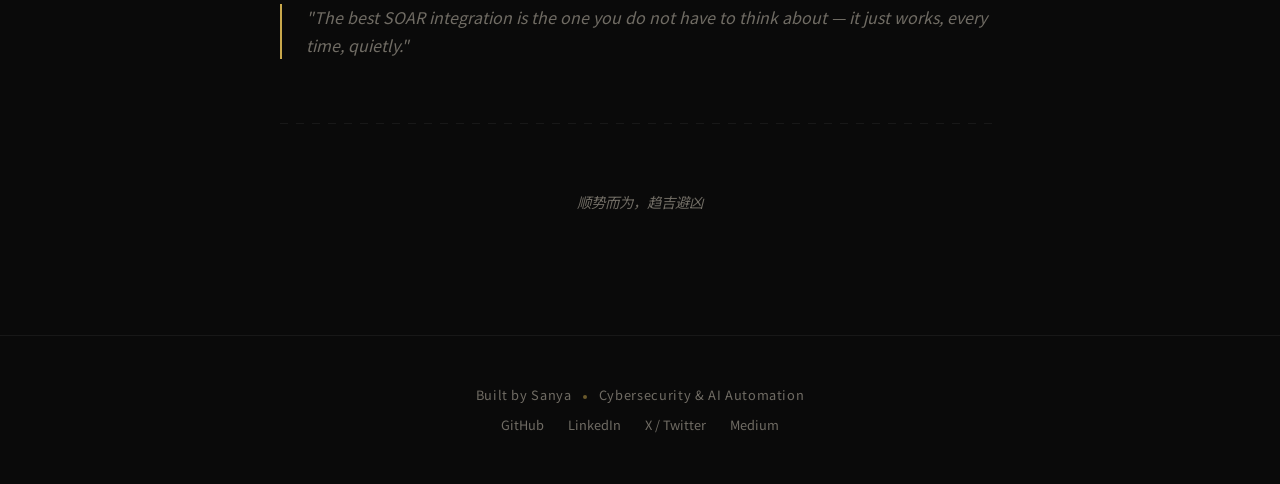
<file: articles/soar-integration-patterns.html>
<!DOCTYPE html>
<html lang="en">
<head>
  <meta charset="UTF-8">
  <meta name="viewport" content="width=device-width, initial-scale=1.0">
  <title>SOAR Integration Patterns for Modern Security Teams — Sanya</title>
  <meta name="description" content="Design patterns for integrating SOAR platforms with existing security tooling, covering API orchestration and scalable automation.">
  <meta property="og:title" content="SOAR Integration Patterns — Sanya">
  <meta property="og:type" content="article">

  <link rel="preconnect" href="https://fonts.googleapis.com">
  <link rel="preconnect" href="https://fonts.gstatic.com" crossorigin>
  <link href="https://fonts.googleapis.com/css2?family=Noto+Serif+SC:wght@300;400;500;600;700&family=Noto+Sans+SC:wght@300;400;500;700&display=swap" rel="stylesheet">
  <link rel="stylesheet" href="../css/style.css">
  <link rel="icon" href="data:image/svg+xml,<svg xmlns='http://www.w3.org/2000/svg' viewBox='0 0 100 100'><text y='.9em' font-size='90'>墨</text></svg>">
</head>
<body>

  <nav class="nav">
    <div class="nav-inner">
      <a href="../index.html" class="nav-logo">Sanya</a>
      <button class="nav-toggle" aria-label="Toggle menu"><span></span><span></span><span></span></button>
      <ul class="nav-links">
        <li><a href="../index.html">Home</a></li>
        <li><a href="../index.html#about">About</a></li>
        <li><a href="../articles.html" class="active">Articles</a></li>
        <li><a href="../projects.html">Projects</a></li>
        <li><a href="../notes.html">Notes</a></li>
        <li><a href="../contact.html">Contact</a></li>
      </ul>
    </div>
  </nav>

  <main class="article-page">
    <div class="container">
      <article class="article-content">
        <header class="article-header">
          <div class="article-meta" style="justify-content: center;">
            <span class="date">2026-03-02</span>
            <span class="ink-dot"></span>
            <span>Automation</span>
          </div>
          <h1>SOAR Integration Patterns for Modern Security Teams</h1>
          <div class="article-tags" style="justify-content: center; margin-top: var(--space-lg);">
            <span class="tag">SOAR</span>
            <span class="tag">Integration</span>
            <span class="tag">API</span>
          </div>
        </header>

        <h2>The Integration Challenge</h2>
        <p>
          Security orchestration, automation, and response (SOAR) platforms are only
          as effective as their integrations. A SOAR platform that cannot connect to
          your EDR, SIEM, threat intelligence feeds, and ticketing system is just
          another dashboard. The real value comes from connecting these systems into
          coherent, automated workflows.
        </p>

        <h2>Common Integration Patterns</h2>
        <p>
          After building integrations across multiple SOAR platforms, several patterns
          emerge as consistently effective:
        </p>
        <ul>
          <li><strong>Enrichment-first</strong> — Always enrich before deciding. Gather context from multiple sources before triggering response actions.</li>
          <li><strong>Fan-out aggregation</strong> — Query multiple sources in parallel, aggregate results, then make a single decision.</li>
          <li><strong>Circuit breaker</strong> — Handle API failures gracefully. If a source is unavailable, proceed with available data and flag the gap.</li>
          <li><strong>Idempotent actions</strong> — Design actions so they can be safely retried. Network calls fail; your playbooks should handle that.</li>
        </ul>

        <h2>Data Normalization</h2>
        <p>
          Different tools use different schemas for the same concepts (IP addresses,
          usernames, timestamps). Normalizing data at the integration layer — not in
          every playbook — reduces complexity and improves maintainability.
        </p>

        <h2>Scalable Architecture</h2>
        <p>
          As playbook libraries grow, architecture matters. Separate data collection
          from decision logic. Separate decision logic from response actions. Use
          shared utility playbooks for common operations like enrichment and notification.
        </p>

        <blockquote>
          "The best SOAR integration is the one you do not have to think about —
          it just works, every time, quietly."
        </blockquote>

        <div class="garden-line"></div>
        <p class="text-muted" style="font-size: 0.9rem; text-align: center;"><em>顺势而为，趋吉避凶</em></p>
      </article>
    </div>
  </main>

  <footer class="footer">
    <div class="container">
      <p>Built by Sanya <span class="ink-dot"></span> Cybersecurity & AI Automation</p>
      <div class="footer-links">
        <a href="https://github.com/yayalingo" target="_blank" rel="noopener">GitHub</a>
        <a href="https://www.linkedin.com/in/sanya-d-653430322/" target="_blank" rel="noopener">LinkedIn</a>
        <a href="https://x.com/xuxuliya" target="_blank" rel="noopener">X / Twitter</a>
        <a href="https://medium.com/@2606794898" target="_blank" rel="noopener">Medium</a>
      </div>
    </div>
  </footer>

  <script src="../js/main.js"></script>
</body>
</html>
</file>
<file: css/style.css>
/* ============================================
   SANYA — Ink-Wash Mountain Aesthetic
   Black · Gold · Ash Theme
   ============================================ */

/* ---------- CSS Custom Properties ---------- */
:root {
  /* Ink-black base palette */
  --ink-deep: #0a0a0a;
  --ink-primary: #141414;
  --ink-medium: #1c1c1c;
  --ink-light: #2a2a2a;
  --ink-faint: #3a3a3a;

  /* Ash / gray tones */
  --ash-dark: #4a4a4a;
  --ash-medium: #6a6a6a;
  --ash-light: #8a8a8a;
  --ash-pale: #b0b0b0;

  /* Gold accents */
  --gold-deep: #8b6914;
  --gold-primary: #c9a84c;
  --gold-light: #d4b86a;
  --gold-pale: #e8d4a0;
  --gold-glow: rgba(201, 168, 76, 0.15);

  /* Mist / cloud tones */
  --mist-white: #e8e4dc;
  --mist-light: #d0ccc4;
  --mist-medium: #a8a49c;
  --mist-dark: #78746c;

  /* Paper & background */
  --paper-white: #0e0e0e;
  --paper-cream: #161616;
  --paper-warm: #1e1e1e;
  --paper-aged: #252525;

  /* Text colors */
  --text-primary: #e0dcd4;
  --text-secondary: #a8a49c;
  --text-muted: #706c64;
  --text-faint: #504c44;

  /* Functional */
  --border-light: rgba(201, 168, 76, 0.08);
  --border-medium: rgba(201, 168, 76, 0.15);
  --border-subtle: rgba(255, 255, 255, 0.06);
  --shadow-soft: 0 2px 20px rgba(0, 0, 0, 0.5);
  --shadow-hover: 0 4px 30px rgba(0, 0, 0, 0.6);
  --shadow-gold: 0 0 30px rgba(201, 168, 76, 0.08);

  /* Typography */
  --font-serif: 'Noto Serif SC', 'Source Han Serif SC', 'STSong', Georgia, serif;
  --font-sans: 'Noto Sans SC', 'Source Han Sans SC', 'PingFang SC', system-ui, sans-serif;
  --font-mono: 'JetBrains Mono', 'Fira Code', monospace;

  /* Spacing */
  --space-xs: 0.25rem;
  --space-sm: 0.5rem;
  --space-md: 1rem;
  --space-lg: 1.5rem;
  --space-xl: 2rem;
  --space-2xl: 3rem;
  --space-3xl: 4rem;
  --space-4xl: 6rem;

  /* Layout */
  --max-width: 1100px;
  --nav-height: 64px;

  /* Transitions */
  --transition-fast: 150ms ease;
  --transition-base: 250ms ease;
  --transition-slow: 400ms ease;
}

/* ---------- Reset & Base ---------- */
*,
*::before,
*::after {
  margin: 0;
  padding: 0;
  box-sizing: border-box;
}

html {
  font-size: 16px;
  scroll-behavior: smooth;
  -webkit-font-smoothing: antialiased;
  -moz-osx-font-smoothing: grayscale;
}

body {
  font-family: var(--font-sans);
  color: var(--text-primary);
  background-color: var(--ink-deep);
  line-height: 1.7;
  min-height: 100vh;
  overflow-x: hidden;
}

/* Ink texture overlay */
body::before {
  content: '';
  position: fixed;
  top: 0;
  left: 0;
  width: 100%;
  height: 100%;
  pointer-events: none;
  z-index: 9999;
  background-image:
    url("data:image/svg+xml,%3Csvg viewBox='0 0 512 512' xmlns='http://www.w3.org/2000/svg'%3E%3Cfilter id='noise'%3E%3CfeTurbulence type='fractalNoise' baseFrequency='0.65' numOctaves='3' stitchTiles='stitch'/%3E%3C/filter%3E%3Crect width='100%25' height='100%25' filter='url(%23noise)' opacity='0.04'/%3E%3C/svg%3E");
  opacity: 0.5;
}

/* ---------- Typography ---------- */
h1, h2, h3, h4, h5, h6 {
  font-family: var(--font-serif);
  font-weight: 600;
  line-height: 1.3;
  color: var(--text-primary);
}

h1 { font-size: clamp(2rem, 5vw, 3.2rem); letter-spacing: 0.02em; }
h2 { font-size: clamp(1.5rem, 3.5vw, 2.2rem); letter-spacing: 0.01em; }
h3 { font-size: clamp(1.1rem, 2.5vw, 1.4rem); }

p {
  margin-bottom: var(--space-md);
  color: var(--text-secondary);
}

a {
  color: var(--gold-primary);
  text-decoration: none;
  transition: color var(--transition-fast);
}

a:hover {
  color: var(--gold-light);
}

.cn-text {
  font-family: var(--font-serif);
  letter-spacing: 0.05em;
}

/* ---------- Layout ---------- */
.container {
  width: 100%;
  max-width: var(--max-width);
  margin: 0 auto;
  padding: 0 var(--space-xl);
}

section {
  padding: var(--space-4xl) 0;
}

/* ---------- Navigation ---------- */
.nav {
  position: fixed;
  top: 0;
  left: 0;
  right: 0;
  height: var(--nav-height);
  background: rgba(10, 10, 10, 0.92);
  backdrop-filter: blur(12px);
  -webkit-backdrop-filter: blur(12px);
  border-bottom: 1px solid var(--border-subtle);
  z-index: 1000;
  transition: all var(--transition-base);
}

.nav.scrolled {
  box-shadow: var(--shadow-soft);
}

.nav-inner {
  display: flex;
  align-items: center;
  justify-content: space-between;
  height: 100%;
  max-width: var(--max-width);
  margin: 0 auto;
  padding: 0 var(--space-xl);
}

.nav-logo {
  font-family: var(--font-serif);
  font-size: 1.3rem;
  font-weight: 700;
  color: var(--text-primary);
  letter-spacing: 0.05em;
}

.nav-logo:hover {
  color: var(--gold-primary);
}

.nav-links {
  display: flex;
  align-items: center;
  gap: var(--space-lg);
  list-style: none;
}

.nav-links a {
  font-size: 0.9rem;
  color: var(--text-muted);
  letter-spacing: 0.03em;
  padding: var(--space-xs) 0;
  position: relative;
}

.nav-links a::after {
  content: '';
  position: absolute;
  bottom: -2px;
  left: 0;
  width: 0;
  height: 1px;
  background: var(--gold-primary);
  transition: width var(--transition-base);
}

.nav-links a:hover {
  color: var(--text-primary);
}

.nav-links a:hover::after,
.nav-links a.active::after {
  width: 100%;
}

.nav-links a.active {
  color: var(--text-primary);
}

.nav-toggle {
  display: none;
  flex-direction: column;
  gap: 5px;
  background: none;
  border: none;
  cursor: pointer;
  padding: var(--space-sm);
}

.nav-toggle span {
  display: block;
  width: 22px;
  height: 1.5px;
  background: var(--text-primary);
  transition: all var(--transition-base);
}

/* ---------- Hero Section ---------- */
.hero {
  min-height: 100vh;
  display: flex;
  align-items: center;
  justify-content: center;
  text-align: center;
  padding-top: var(--nav-height);
  position: relative;
  overflow: hidden;
}

/* Ink-wash mountain atmosphere */
.hero::before {
  content: '';
  position: absolute;
  top: 0;
  left: 0;
  right: 0;
  bottom: 0;
  background:
    radial-gradient(ellipse at 20% 80%, rgba(201, 168, 76, 0.04) 0%, transparent 50%),
    radial-gradient(ellipse at 80% 20%, rgba(201, 168, 76, 0.03) 0%, transparent 50%),
    radial-gradient(ellipse at 50% 50%, rgba(40, 40, 40, 0.5) 0%, transparent 70%);
  pointer-events: none;
}

.hero::after {
  content: '';
  position: absolute;
  bottom: 0;
  left: 0;
  right: 0;
  height: 200px;
  background: linear-gradient(to top, var(--ink-deep), transparent);
  pointer-events: none;
}

.hero-content {
  position: relative;
  z-index: 1;
  max-width: 700px;
}

.hero-title {
  font-size: clamp(3rem, 8vw, 5.5rem);
  font-weight: 300;
  letter-spacing: 0.15em;
  color: var(--text-primary);
  margin-bottom: var(--space-md);
  font-family: var(--font-serif);
  text-shadow: 0 0 60px rgba(201, 168, 76, 0.1);
}

.hero-subtitle {
  font-size: clamp(0.85rem, 2vw, 1rem);
  color: var(--text-muted);
  letter-spacing: 0.25em;
  text-transform: uppercase;
  margin-bottom: var(--space-2xl);
  font-weight: 400;
}

.hero-intro {
  font-size: 1.05rem;
  color: var(--text-secondary);
  line-height: 1.8;
  margin-bottom: var(--space-xl);
  max-width: 550px;
  margin-left: auto;
  margin-right: auto;
}

.hero-motto {
  font-family: var(--font-serif);
  font-size: 1.2rem;
  color: var(--gold-primary);
  letter-spacing: 0.2em;
  margin-bottom: var(--space-3xl);
  text-shadow: 0 0 40px rgba(201, 168, 76, 0.2);
}

.hero-divider {
  width: 80px;
  height: 1px;
  background: linear-gradient(90deg, transparent, var(--gold-primary), transparent);
  margin: 0 auto var(--space-3xl);
  opacity: 0.6;
}

.hero-buttons {
  display: flex;
  gap: var(--space-md);
  justify-content: center;
  flex-wrap: wrap;
}

/* ---------- Buttons ---------- */
.btn {
  display: inline-flex;
  align-items: center;
  gap: var(--space-sm);
  padding: 0.75rem 1.8rem;
  font-family: var(--font-sans);
  font-size: 0.88rem;
  letter-spacing: 0.05em;
  border: 1px solid var(--border-medium);
  border-radius: 2px;
  background: transparent;
  color: var(--gold-primary);
  cursor: pointer;
  transition: all var(--transition-base);
  text-decoration: none;
}

.btn:hover {
  background: var(--gold-primary);
  color: var(--ink-deep);
  border-color: var(--gold-primary);
  box-shadow: var(--shadow-gold);
}

.btn-primary {
  background: var(--gold-primary);
  color: var(--ink-deep);
  border-color: var(--gold-primary);
}

.btn-primary:hover {
  background: var(--gold-light);
  border-color: var(--gold-light);
  box-shadow: 0 0 30px rgba(201, 168, 76, 0.2);
}

/* ---------- Section Headers ---------- */
.section-header {
  text-align: center;
  margin-bottom: var(--space-3xl);
}

.section-header h2 {
  margin-bottom: var(--space-sm);
}

.section-header .cn-subtitle {
  font-family: var(--font-serif);
  font-size: 0.95rem;
  color: var(--text-muted);
  letter-spacing: 0.1em;
}

.section-divider {
  width: 40px;
  height: 1px;
  background: var(--gold-primary);
  margin: var(--space-lg) auto;
  opacity: 0.4;
}

/* ---------- About Section ---------- */
.about {
  background: linear-gradient(180deg, var(--ink-deep) 0%, var(--ink-primary) 100%);
}

.about-grid {
  display: grid;
  grid-template-columns: 1fr 1fr;
  gap: var(--space-3xl);
  align-items: start;
}

.about-card {
  background: var(--ink-medium);
  border: 1px solid var(--border-subtle);
  padding: var(--space-2xl);
  position: relative;
}

.about-card::before {
  content: '';
  position: absolute;
  top: 0;
  left: 0;
  width: 2px;
  height: 100%;
  background: linear-gradient(180deg, var(--gold-primary), transparent);
  opacity: 0.5;
}

.about-card h3 {
  font-size: 1.1rem;
  margin-bottom: var(--space-lg);
  color: var(--gold-primary);
}

.about-card p {
  font-size: 0.95rem;
  line-height: 1.9;
}

.about-card .cn-text {
  font-size: 0.92rem;
  line-height: 2;
  color: var(--text-muted);
}

/* ---------- Focus Areas ---------- */
.focus-areas {
  background: var(--ink-deep);
}

.focus-grid {
  display: grid;
  grid-template-columns: repeat(auto-fit, minmax(240px, 1fr));
  gap: var(--space-lg);
}

.focus-card {
  background: var(--ink-medium);
  border: 1px solid var(--border-subtle);
  padding: var(--space-xl);
  transition: all var(--transition-base);
  position: relative;
  overflow: hidden;
}

.focus-card::after {
  content: '';
  position: absolute;
  bottom: 0;
  left: 0;
  width: 100%;
  height: 2px;
  background: linear-gradient(90deg, var(--gold-primary), transparent);
  transform: scaleX(0);
  transform-origin: left;
  transition: transform var(--transition-base);
}

.focus-card:hover {
  box-shadow: var(--shadow-hover), var(--shadow-gold);
  transform: translateY(-2px);
  border-color: var(--border-medium);
}

.focus-card:hover::after {
  transform: scaleX(1);
}

.focus-card-icon {
  font-size: 1.5rem;
  margin-bottom: var(--space-md);
  color: var(--gold-primary);
  opacity: 0.7;
}

.focus-card h3 {
  font-size: 1rem;
  margin-bottom: var(--space-sm);
  font-weight: 500;
}

.focus-card p {
  font-size: 0.85rem;
  color: var(--text-muted);
  line-height: 1.6;
}

/* ---------- Projects Section ---------- */
.projects {
  background: linear-gradient(180deg, var(--ink-primary) 0%, var(--ink-deep) 100%);
}

.project-list {
  display: grid;
  gap: var(--space-lg);
}

.project-card {
  display: grid;
  grid-template-columns: 1fr auto;
  gap: var(--space-xl);
  align-items: center;
  background: var(--ink-medium);
  border: 1px solid var(--border-subtle);
  padding: var(--space-xl) var(--space-2xl);
  transition: all var(--transition-base);
}

.project-card:hover {
  box-shadow: var(--shadow-hover), var(--shadow-gold);
  border-color: var(--border-medium);
}

.project-info h3 {
  font-size: 1.1rem;
  margin-bottom: var(--space-xs);
}

.project-info p {
  font-size: 0.9rem;
  color: var(--text-muted);
  margin-bottom: 0;
}

.project-tags {
  display: flex;
  gap: var(--space-sm);
  flex-wrap: wrap;
}

.tag {
  font-size: 0.75rem;
  padding: 0.25rem 0.75rem;
  background: var(--ink-light);
  border: 1px solid var(--border-subtle);
  color: var(--text-muted);
  letter-spacing: 0.03em;
}

/* ---------- Articles Section ---------- */
.articles {
  background: var(--ink-deep);
}

.article-list {
  display: grid;
  gap: var(--space-lg);
}

.article-card {
  display: block;
  background: var(--ink-medium);
  border: 1px solid var(--border-subtle);
  padding: var(--space-xl) var(--space-2xl);
  transition: all var(--transition-base);
  text-decoration: none;
}

.article-card:hover {
  box-shadow: var(--shadow-hover), var(--shadow-gold);
  transform: translateY(-1px);
  border-color: var(--border-medium);
}

.article-meta {
  display: flex;
  align-items: center;
  gap: var(--space-md);
  margin-bottom: var(--space-sm);
  font-size: 0.8rem;
  color: var(--text-muted);
}

.article-meta .date {
  letter-spacing: 0.05em;
}

.article-card h3 {
  font-size: 1.15rem;
  margin-bottom: var(--space-sm);
  transition: color var(--transition-fast);
}

.article-card:hover h3 {
  color: var(--gold-light);
}

.article-card .summary {
  font-size: 0.9rem;
  color: var(--text-secondary);
  line-height: 1.7;
  margin-bottom: var(--space-md);
}

.article-tags {
  display: flex;
  gap: var(--space-sm);
  flex-wrap: wrap;
}

.read-more {
  font-size: 0.85rem;
  color: var(--gold-primary);
  letter-spacing: 0.05em;
  display: inline-flex;
  align-items: center;
  gap: var(--space-xs);
  margin-top: var(--space-sm);
}

.read-more::after {
  content: '→';
  transition: transform var(--transition-fast);
}

.article-card:hover .read-more::after {
  transform: translateX(4px);
}

/* ---------- Article Page ---------- */
.article-page {
  padding-top: calc(var(--nav-height) + var(--space-3xl));
}

.article-header {
  text-align: center;
  margin-bottom: var(--space-3xl);
  padding-bottom: var(--space-2xl);
  border-bottom: 1px solid var(--border-subtle);
}

.article-header h1 {
  margin-bottom: var(--space-md);
}

.article-content {
  max-width: 720px;
  margin: 0 auto;
  padding-bottom: var(--space-4xl);
}

.article-content h2 {
  margin-top: var(--space-3xl);
  margin-bottom: var(--space-lg);
}

.article-content h3 {
  margin-top: var(--space-2xl);
  margin-bottom: var(--space-md);
}

.article-content p {
  margin-bottom: var(--space-lg);
  font-size: 1rem;
  line-height: 1.9;
}

.article-content code {
  font-family: var(--font-mono);
  font-size: 0.88em;
  background: var(--ink-light);
  padding: 0.15em 0.4em;
  border: 1px solid var(--border-subtle);
  color: var(--gold-primary);
}

.article-content pre {
  background: var(--ink-primary);
  color: var(--gold-pale);
  padding: var(--space-xl);
  overflow-x: auto;
  margin: var(--space-xl) 0;
  border: 1px solid var(--border-subtle);
}

.article-content pre code {
  background: none;
  border: none;
  padding: 0;
  color: inherit;
}

.article-content blockquote {
  border-left: 2px solid var(--gold-primary);
  padding-left: var(--space-lg);
  margin: var(--space-xl) 0;
  color: var(--text-muted);
  font-style: italic;
}

.article-content ul, .article-content ol {
  margin: var(--space-lg) 0;
  padding-left: var(--space-xl);
}

.article-content li {
  margin-bottom: var(--space-sm);
  line-height: 1.8;
}

/* ---------- Contact Section ---------- */
.contact {
  background: linear-gradient(180deg, var(--ink-deep) 0%, var(--ink-primary) 100%);
  text-align: center;
}

.contact-links {
  display: flex;
  justify-content: center;
  gap: var(--space-xl);
  margin-top: var(--space-2xl);
  flex-wrap: wrap;
}

.contact-link {
  display: flex;
  flex-direction: column;
  align-items: center;
  gap: var(--space-sm);
  padding: var(--space-xl);
  border: 1px solid var(--border-subtle);
  background: var(--ink-medium);
  min-width: 140px;
  transition: all var(--transition-base);
  text-decoration: none;
}

.contact-link:hover {
  box-shadow: var(--shadow-hover), var(--shadow-gold);
  border-color: var(--gold-primary);
}

.contact-link-icon {
  font-size: 1.5rem;
  color: var(--gold-primary);
  opacity: 0.7;
}

.contact-link-label {
  font-size: 0.85rem;
  color: var(--text-secondary);
  letter-spacing: 0.05em;
}

/* ---------- Footer ---------- */
.footer {
  padding: var(--space-2xl) 0;
  border-top: 1px solid var(--border-subtle);
  text-align: center;
  background: var(--ink-deep);
}

.footer p {
  font-size: 0.8rem;
  color: var(--text-muted);
  letter-spacing: 0.05em;
  margin-bottom: var(--space-sm);
}

.footer-links {
  display: flex;
  justify-content: center;
  gap: var(--space-lg);
}

.footer-links a {
  font-size: 0.8rem;
  color: var(--text-muted);
}

.footer-links a:hover {
  color: var(--gold-primary);
}

/* ---------- Ink Wash Decorative Elements ---------- */
.ink-dot {
  display: inline-block;
  width: 4px;
  height: 4px;
  background: var(--gold-primary);
  border-radius: 50%;
  margin: 0 var(--space-sm);
  vertical-align: middle;
  opacity: 0.5;
}

.garden-line {
  width: 100%;
  height: 1px;
  background: repeating-linear-gradient(
    90deg,
    var(--border-subtle) 0px,
    var(--border-subtle) 8px,
    transparent 8px,
    transparent 16px
  );
  margin: var(--space-3xl) 0;
}

/* ---------- Responsive Design ---------- */
@media (max-width: 768px) {
  :root {
    --nav-height: 56px;
  }

  .container {
    padding: 0 var(--space-lg);
  }

  section {
    padding: var(--space-3xl) 0;
  }

  .nav-toggle {
    display: flex;
  }

  .nav-links {
    position: fixed;
    top: var(--nav-height);
    left: 0;
    right: 0;
    bottom: 0;
    background: rgba(10, 10, 10, 0.98);
    backdrop-filter: blur(12px);
    flex-direction: column;
    justify-content: center;
    align-items: center;
    gap: var(--space-xl);
    transform: translateX(100%);
    transition: transform var(--transition-base);
  }

  .nav-links.active {
    transform: translateX(0);
  }

  .nav-links a {
    font-size: 1.1rem;
  }

  .hero-title {
    letter-spacing: 0.08em;
  }

  .hero-buttons {
    flex-direction: column;
    align-items: center;
  }

  .btn {
    width: 100%;
    max-width: 260px;
    justify-content: center;
  }

  .about-grid {
    grid-template-columns: 1fr;
    gap: var(--space-xl);
  }

  .project-card {
    grid-template-columns: 1fr;
    gap: var(--space-md);
  }

  .focus-grid {
    grid-template-columns: 1fr 1fr;
    gap: var(--space-md);
  }

  .contact-links {
    flex-direction: column;
    align-items: center;
  }

  .contact-link {
    width: 100%;
    max-width: 280px;
  }
}

@media (max-width: 480px) {
  .focus-grid {
    grid-template-columns: 1fr;
  }

  .hero-subtitle {
    letter-spacing: 0.1em;
    font-size: 0.78rem;
  }
}

/* ---------- Print Styles ---------- */
@media print {
  .nav, .footer, .hero-buttons {
    display: none;
  }

  body::before {
    display: none;
  }

  .hero {
    min-height: auto;
    padding: 2rem 0;
  }
}

/* ---------- Animations ---------- */
@keyframes fadeIn {
  from {
    opacity: 0;
    transform: translateY(10px);
  }
  to {
    opacity: 1;
    transform: translateY(0);
  }
}

.fade-in {
  animation: fadeIn 0.6s ease forwards;
}

.focus-card:nth-child(1) { animation-delay: 0.05s; }
.focus-card:nth-child(2) { animation-delay: 0.1s; }
.focus-card:nth-child(3) { animation-delay: 0.15s; }
.focus-card:nth-child(4) { animation-delay: 0.2s; }
.focus-card:nth-child(5) { animation-delay: 0.25s; }
.focus-card:nth-child(6) { animation-delay: 0.3s; }
.focus-card:nth-child(7) { animation-delay: 0.35s; }
.focus-card:nth-child(8) { animation-delay: 0.4s; }

/* ---------- Utility Classes ---------- */
.text-center { text-align: center; }
.text-muted { color: var(--text-muted); }
.mt-lg { margin-top: var(--space-lg); }
.mt-xl { margin-top: var(--space-xl); }
.mb-lg { margin-bottom: var(--space-lg); }
.mb-xl { margin-bottom: var(--space-xl); }
</file>
